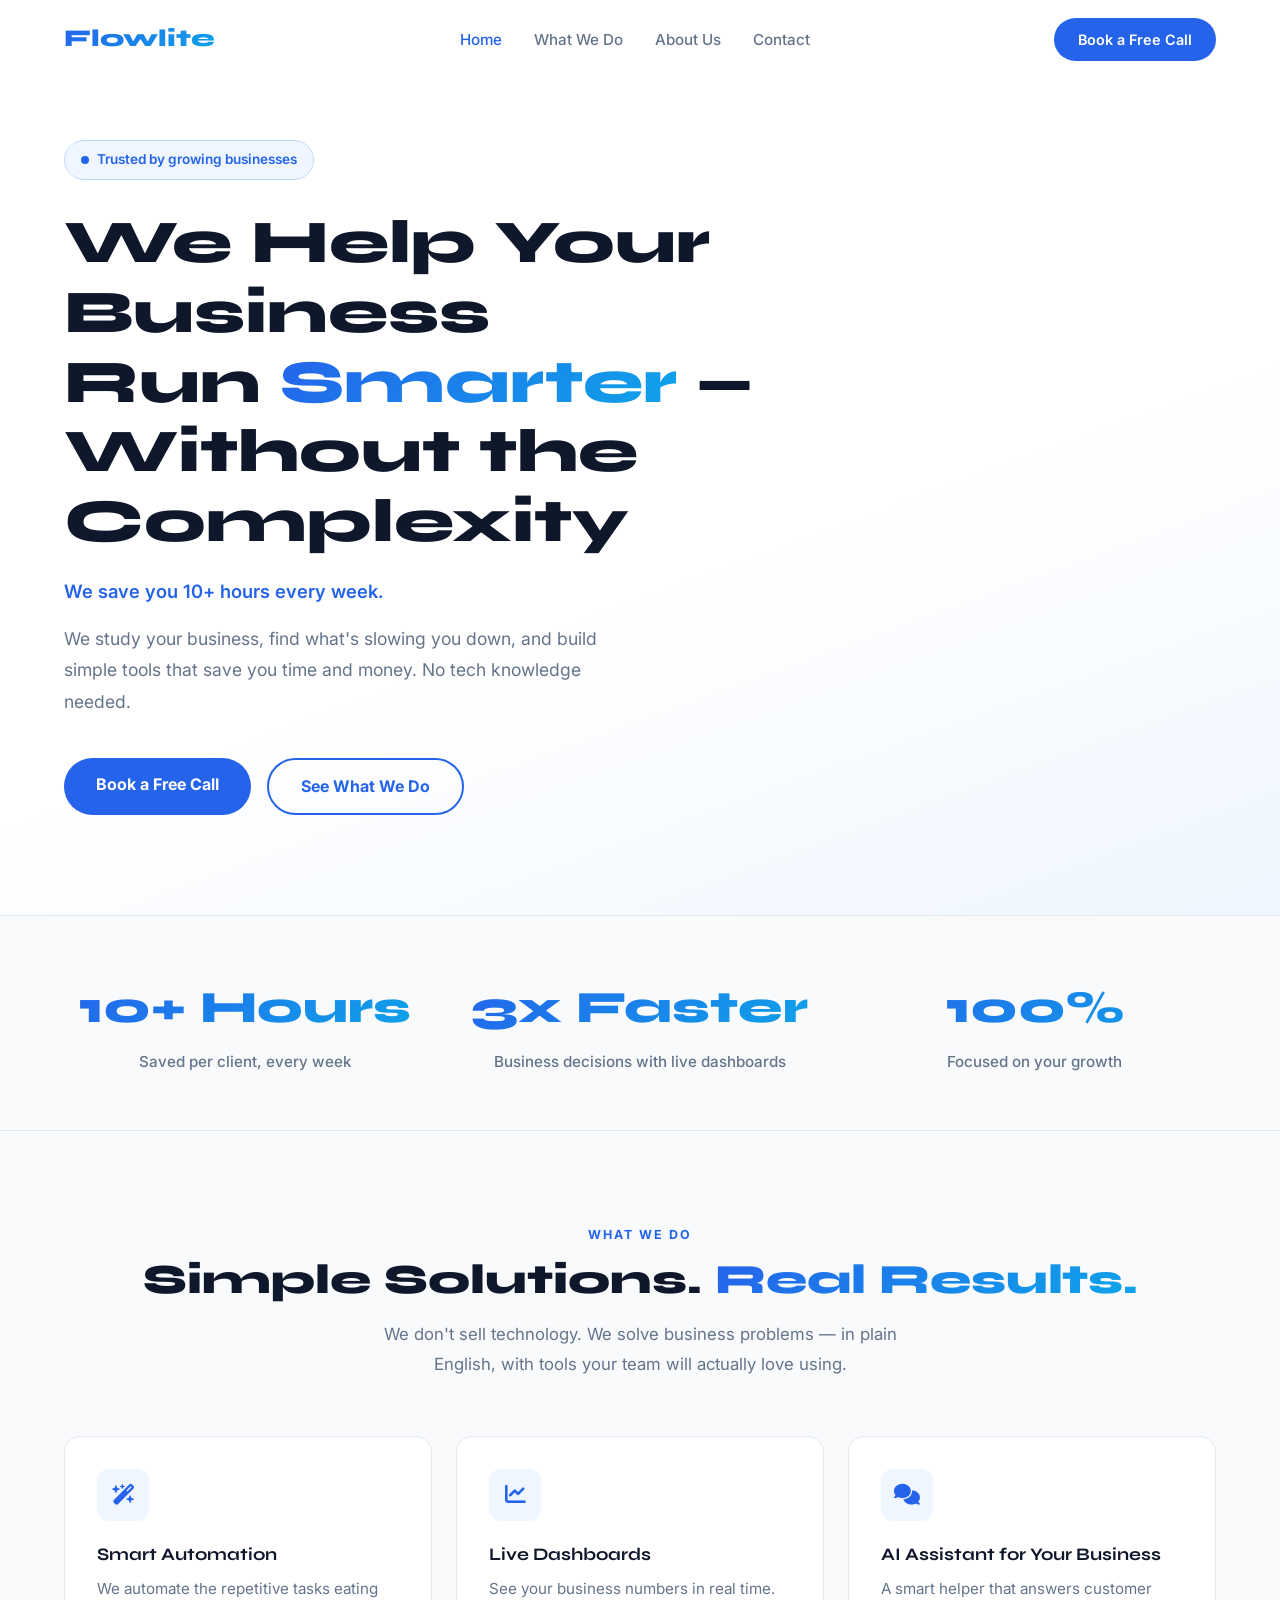
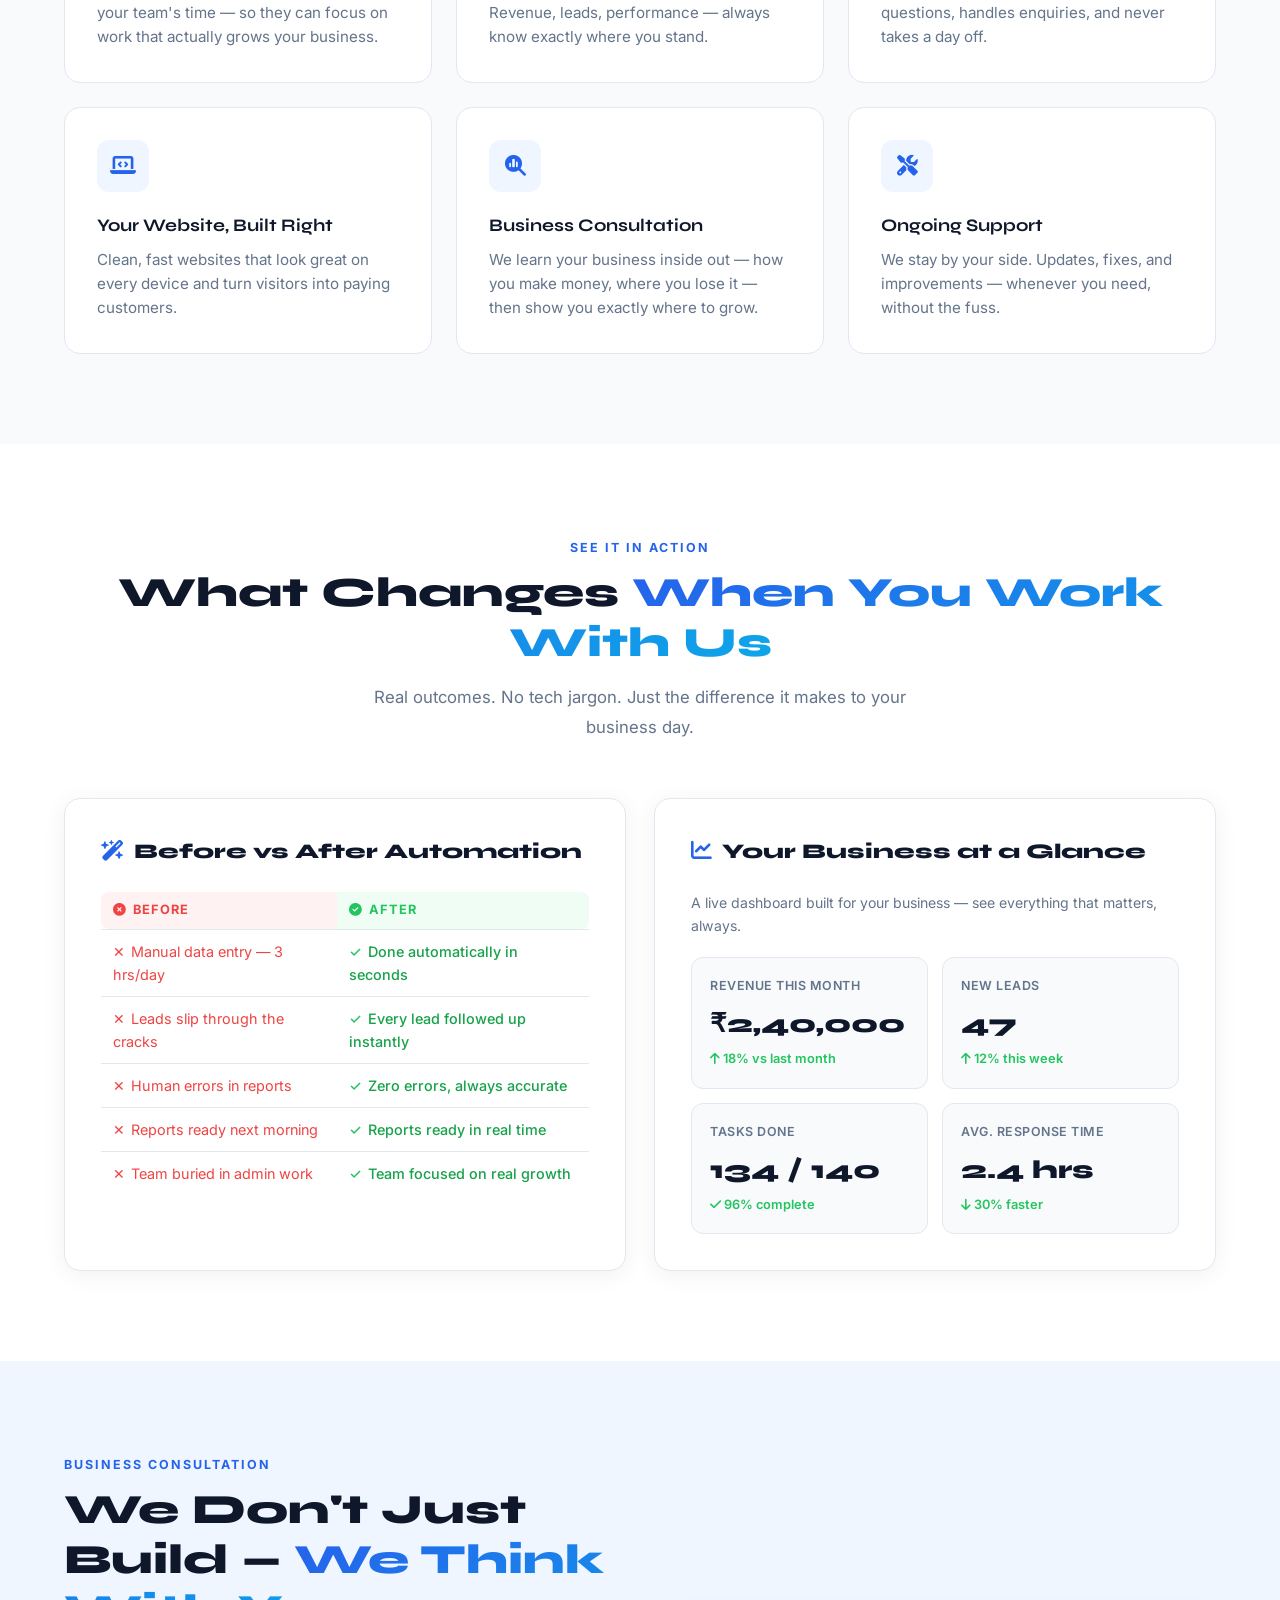
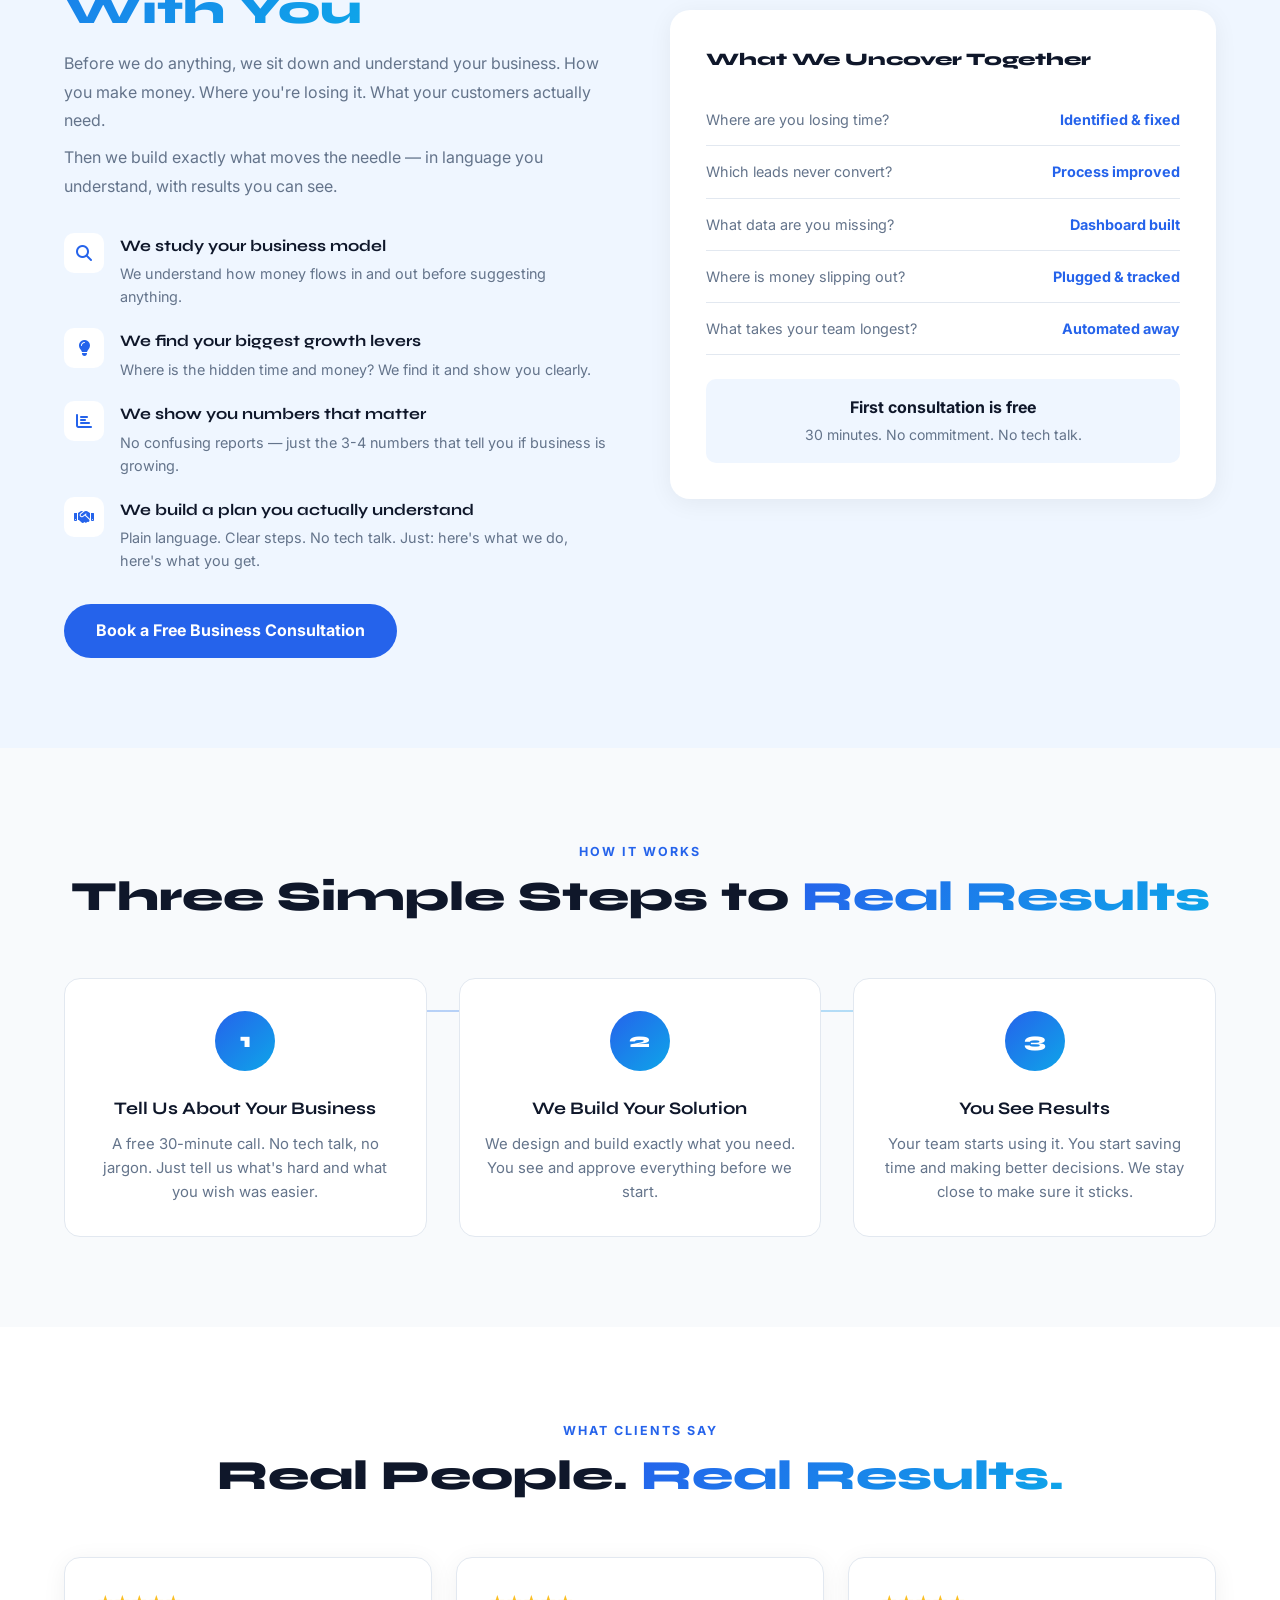
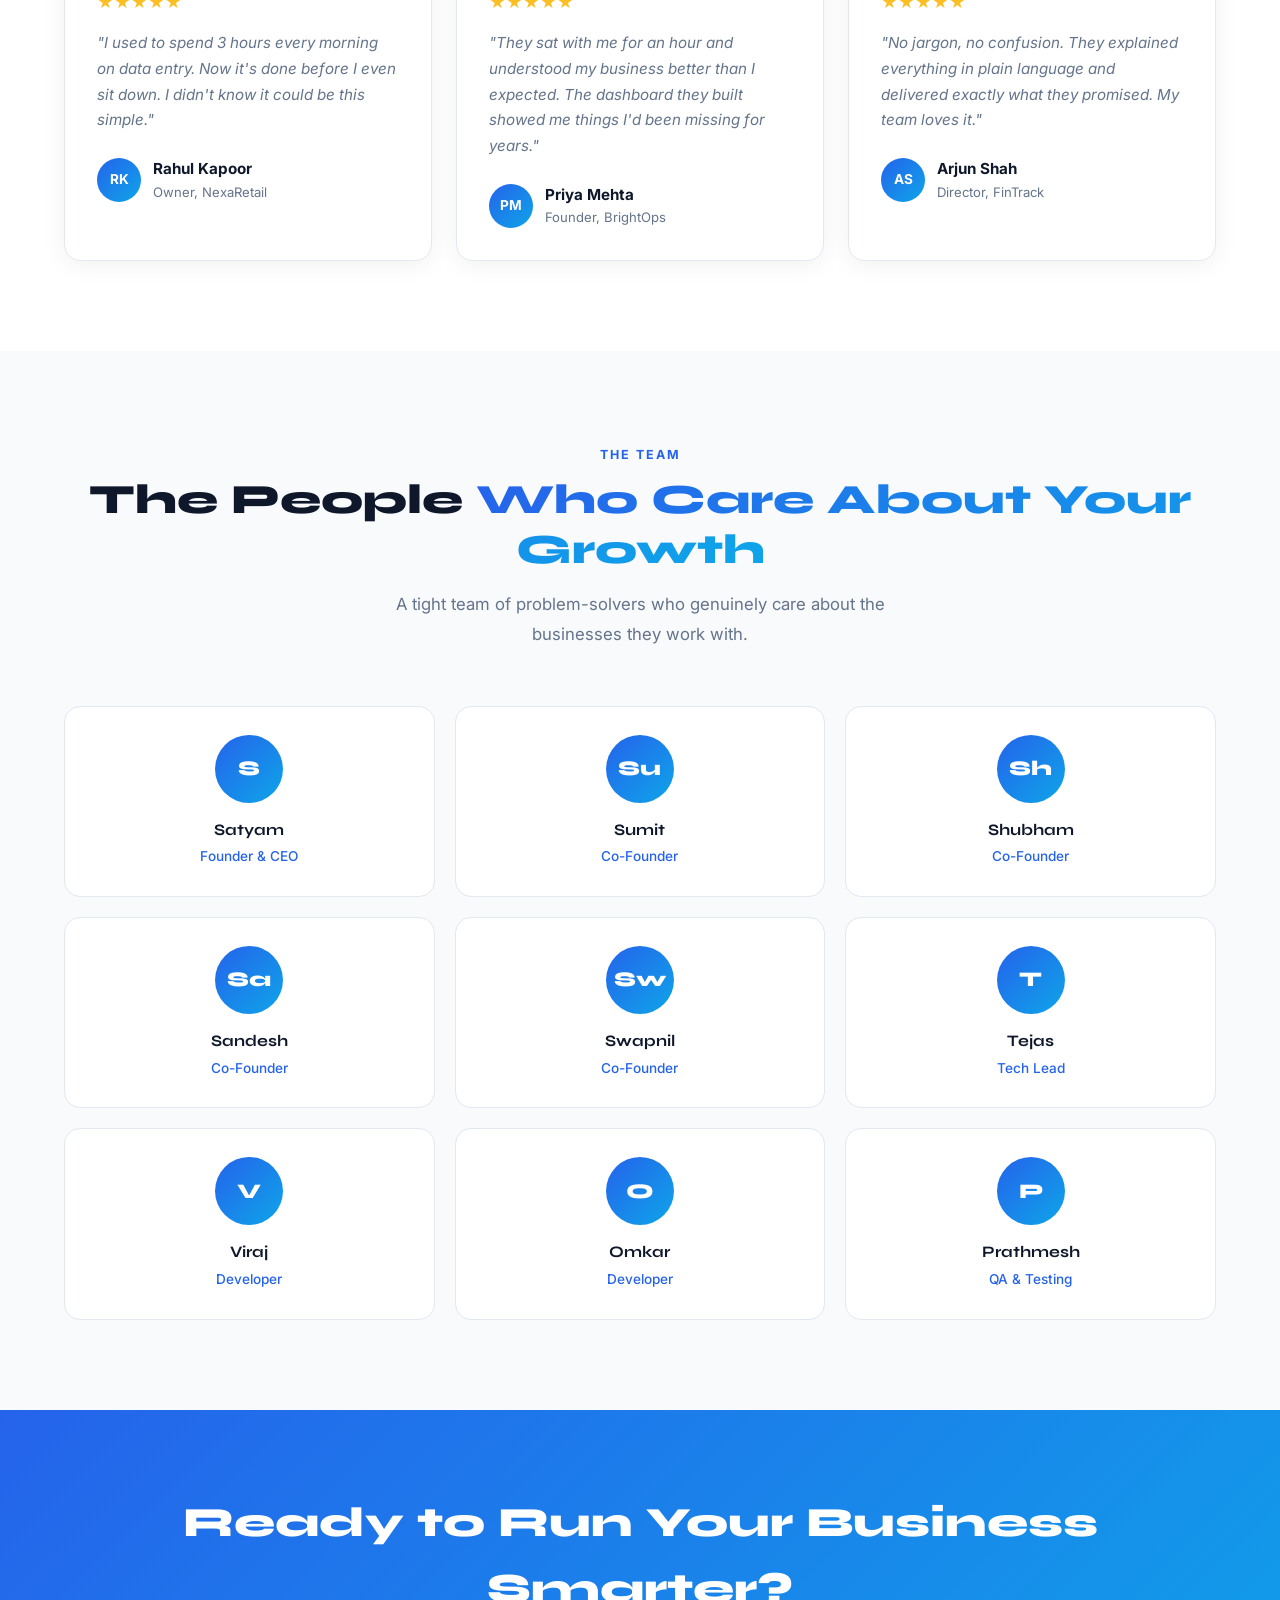
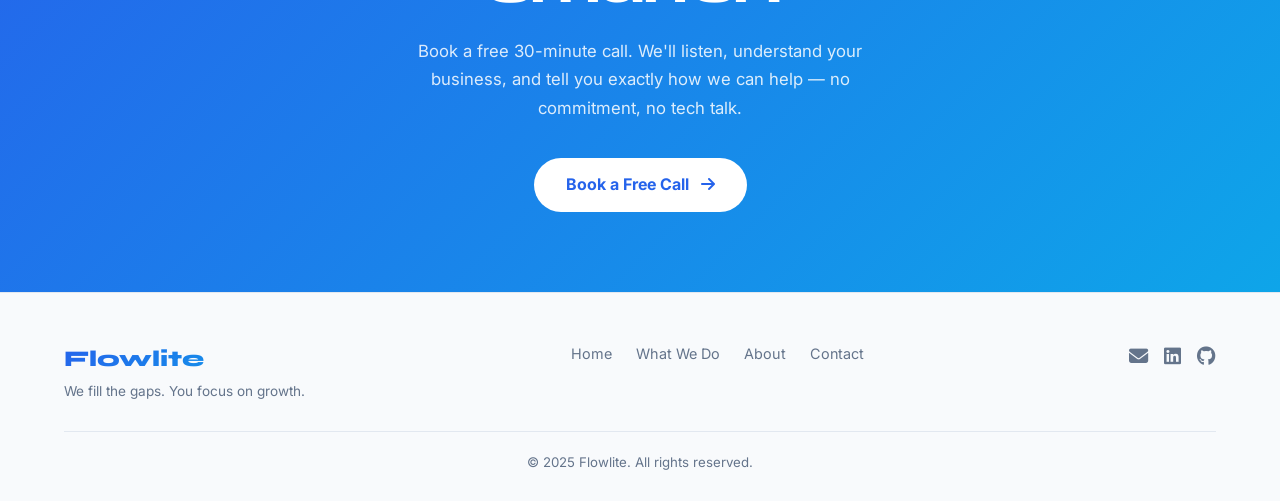
<file: index.html>
<!DOCTYPE html>
<html lang="en">
<head>
  <meta charset="UTF-8"/>
  <meta name="viewport" content="width=device-width, initial-scale=1.0"/>
  <title>Flowlite — We Help Your Business Run Smarter</title>
  <meta name="description" content="We study your business, find what's slowing you down, and build simple tools that save you time and money."/>
  <link rel="preconnect" href="https://fonts.googleapis.com"/>
  <link href="https://fonts.googleapis.com/css2?family=Syne:wght@700;800&family=Inter:wght@400;500;600;700&display=swap" rel="stylesheet"/>
  <link rel="stylesheet" href="https://cdnjs.cloudflare.com/ajax/libs/font-awesome/6.5.0/css/all.min.css"/>
  <link rel="stylesheet" href="css/styles.css"/>
</head>
<body>

<nav>
  <div class="container nav-inner">
    <a href="index.html" class="nav-logo">Flowlite</a>
    <ul class="nav-links">
      <li><a href="index.html">Home</a></li>
      <li><a href="services.html">What We Do</a></li>
      <li><a href="about.html">About Us</a></li>
      <li><a href="contact.html">Contact</a></li>
    </ul>
    <a href="contact.html" class="nav-cta">Book a Free Call</a>
    <div class="hamburger"><span></span><span></span><span></span></div>
  </div>
</nav>

<!-- HERO -->
<section class="hero">
  <div class="container">
    <div class="hero-content">
      <div class="hero-badge"><span></span> Trusted by growing businesses</div>
      <h1>We Help Your Business<br>Run <span class="blue">Smarter</span> — Without the Complexity</h1>
      <p class="hero-typing"></p>
      <p class="hero-sub">We study your business, find what's slowing you down, and build simple tools that save you time and money. No tech knowledge needed.</p>
      <div class="hero-btns">
        <a href="contact.html" class="btn btn-primary">Book a Free Call</a>
        <a href="services.html" class="btn btn-outline">See What We Do</a>
      </div>
    </div>
  </div>
</section>

<!-- STATS -->
<div class="stats-strip">
  <div class="container">
    <div class="stats-grid">
      <div class="reveal"><div class="stat-number" data-target="10" data-suffix="+ Hours">0</div><div class="stat-label">Saved per client, every week</div></div>
      <div class="reveal"><div class="stat-number" data-target="3" data-suffix="x Faster">0</div><div class="stat-label">Business decisions with live dashboards</div></div>
      <div class="reveal"><div class="stat-number" data-target="100" data-suffix="%">0</div><div class="stat-label">Focused on your growth</div></div>
    </div>
  </div>
</div>

<!-- WHAT WE DO -->
<section class="bg-soft">
  <div class="container">
    <div class="text-center reveal">
      <span class="section-label">What We Do</span>
      <h2 class="section-title">Simple Solutions. <span style="background:var(--gradient);-webkit-background-clip:text;-webkit-text-fill-color:transparent">Real Results.</span></h2>
      <p class="section-sub">We don't sell technology. We solve business problems — in plain English, with tools your team will actually love using.</p>
    </div>
    <div class="services-grid">
      <div class="service-card reveal">
        <div class="service-icon"><i class="fas fa-wand-magic-sparkles"></i></div>
        <h3>Smart Automation</h3>
        <p>We automate the repetitive tasks eating your team's time — so they can focus on work that actually grows your business.</p>
      </div>
      <div class="service-card reveal">
        <div class="service-icon"><i class="fas fa-chart-line"></i></div>
        <h3>Live Dashboards</h3>
        <p>See your business numbers in real time. Revenue, leads, performance — always know exactly where you stand.</p>
      </div>
      <div class="service-card reveal">
        <div class="service-icon"><i class="fas fa-comments"></i></div>
        <h3>AI Assistant for Your Business</h3>
        <p>A smart helper that answers customer questions, handles enquiries, and never takes a day off.</p>
      </div>
      <div class="service-card reveal">
        <div class="service-icon"><i class="fas fa-laptop-code"></i></div>
        <h3>Your Website, Built Right</h3>
        <p>Clean, fast websites that look great on every device and turn visitors into paying customers.</p>
      </div>
      <div class="service-card reveal">
        <div class="service-icon"><i class="fas fa-magnifying-glass-chart"></i></div>
        <h3>Business Consultation</h3>
        <p>We learn your business inside out — how you make money, where you lose it — then show you exactly where to grow.</p>
      </div>
      <div class="service-card reveal">
        <div class="service-icon"><i class="fas fa-screwdriver-wrench"></i></div>
        <h3>Ongoing Support</h3>
        <p>We stay by your side. Updates, fixes, and improvements — whenever you need, without the fuss.</p>
      </div>
    </div>
  </div>
</section>

<!-- SHOWCASE -->
<section>
  <div class="container">
    <div class="text-center reveal">
      <span class="section-label">See It In Action</span>
      <h2 class="section-title">What Changes <span style="background:var(--gradient);-webkit-background-clip:text;-webkit-text-fill-color:transparent">When You Work With Us</span></h2>
      <p class="section-sub">Real outcomes. No tech jargon. Just the difference it makes to your business day.</p>
    </div>
    <div class="showcase-grid">
      <div class="showcase-card reveal">
        <h3><i class="fas fa-wand-magic-sparkles" style="color:var(--accent);margin-right:10px"></i>Before vs After Automation</h3>
        <table class="compare-table">
          <thead><tr><th><i class="fas fa-times-circle" style="margin-right:6px"></i>Before</th><th><i class="fas fa-check-circle" style="margin-right:6px"></i>After</th></tr></thead>
          <tbody>
            <tr><td><span class="x">&#10005;</span>Manual data entry — 3 hrs/day</td><td><span class="check">&#10003;</span>Done automatically in seconds</td></tr>
            <tr><td><span class="x">&#10005;</span>Leads slip through the cracks</td><td><span class="check">&#10003;</span>Every lead followed up instantly</td></tr>
            <tr><td><span class="x">&#10005;</span>Human errors in reports</td><td><span class="check">&#10003;</span>Zero errors, always accurate</td></tr>
            <tr><td><span class="x">&#10005;</span>Reports ready next morning</td><td><span class="check">&#10003;</span>Reports ready in real time</td></tr>
            <tr><td><span class="x">&#10005;</span>Team buried in admin work</td><td><span class="check">&#10003;</span>Team focused on real growth</td></tr>
          </tbody>
        </table>
      </div>
      <div class="showcase-card reveal">
        <h3><i class="fas fa-chart-line" style="color:var(--accent);margin-right:10px"></i>Your Business at a Glance</h3>
        <p style="color:var(--text-muted);font-size:0.88rem;margin-bottom:20px">A live dashboard built for your business — see everything that matters, always.</p>
        <div class="dash-grid">
          <div class="dash-metric">
            <div class="dash-metric-label">Revenue This Month</div>
            <div class="dash-metric-value">&#8377;2,40,000</div>
            <div class="dash-metric-change up"><i class="fas fa-arrow-up"></i> 18% vs last month</div>
          </div>
          <div class="dash-metric">
            <div class="dash-metric-label">New Leads</div>
            <div class="dash-metric-value">47</div>
            <div class="dash-metric-change up"><i class="fas fa-arrow-up"></i> 12% this week</div>
          </div>
          <div class="dash-metric">
            <div class="dash-metric-label">Tasks Done</div>
            <div class="dash-metric-value">134 / 140</div>
            <div class="dash-metric-change up"><i class="fas fa-check"></i> 96% complete</div>
          </div>
          <div class="dash-metric">
            <div class="dash-metric-label">Avg. Response Time</div>
            <div class="dash-metric-value">2.4 hrs</div>
            <div class="dash-metric-change down-good"><i class="fas fa-arrow-down"></i> 30% faster</div>
          </div>
        </div>
      </div>
    </div>
  </div>
</section>

<!-- BUSINESS CONSULTATION -->
<section class="bg-accent">
  <div class="container">
    <div class="consult-grid">
      <div class="reveal">
        <span class="section-label">Business Consultation</span>
        <h2 class="section-title">We Don't Just Build — <span style="background:var(--gradient);-webkit-background-clip:text;-webkit-text-fill-color:transparent">We Think With You</span></h2>
        <p style="color:var(--text-muted);line-height:1.8;margin-bottom:8px">Before we do anything, we sit down and understand your business. How you make money. Where you're losing it. What your customers actually need.</p>
        <p style="color:var(--text-muted);line-height:1.8">Then we build exactly what moves the needle — in language you understand, with results you can see.</p>
        <div class="consult-points">
          <div class="consult-point">
            <div class="consult-point-icon"><i class="fas fa-magnifying-glass"></i></div>
            <div><h4>We study your business model</h4><p>We understand how money flows in and out before suggesting anything.</p></div>
          </div>
          <div class="consult-point">
            <div class="consult-point-icon"><i class="fas fa-lightbulb"></i></div>
            <div><h4>We find your biggest growth levers</h4><p>Where is the hidden time and money? We find it and show you clearly.</p></div>
          </div>
          <div class="consult-point">
            <div class="consult-point-icon"><i class="fas fa-chart-bar"></i></div>
            <div><h4>We show you numbers that matter</h4><p>No confusing reports — just the 3-4 numbers that tell you if business is growing.</p></div>
          </div>
          <div class="consult-point">
            <div class="consult-point-icon"><i class="fas fa-handshake"></i></div>
            <div><h4>We build a plan you actually understand</h4><p>Plain language. Clear steps. No tech talk. Just: here's what we do, here's what you get.</p></div>
          </div>
        </div>
        <a href="contact.html" class="btn btn-primary">Book a Free Business Consultation</a>
      </div>
      <div class="reveal">
        <div class="consult-visual">
          <h3 style="font-size:1.1rem;font-weight:800;margin-bottom:20px;color:var(--text)">What We Uncover Together</h3>
          <div class="consult-visual-row"><span>Where are you losing time?</span><span>Identified & fixed</span></div>
          <div class="consult-visual-row"><span>Which leads never convert?</span><span>Process improved</span></div>
          <div class="consult-visual-row"><span>What data are you missing?</span><span>Dashboard built</span></div>
          <div class="consult-visual-row"><span>Where is money slipping out?</span><span>Plugged &amp; tracked</span></div>
          <div class="consult-visual-row"><span>What takes your team longest?</span><span>Automated away</span></div>
          <div style="margin-top:24px;padding:16px;background:var(--accent-bg);border-radius:10px;text-align:center">
            <div style="font-weight:700;color:var(--text);margin-bottom:4px">First consultation is free</div>
            <div style="color:var(--text-muted);font-size:0.88rem">30 minutes. No commitment. No tech talk.</div>
          </div>
        </div>
      </div>
    </div>
  </div>
</section>

<!-- HOW IT WORKS -->
<section class="bg-soft">
  <div class="container">
    <div class="text-center reveal">
      <span class="section-label">How It Works</span>
      <h2 class="section-title">Three Simple Steps to <span style="background:var(--gradient);-webkit-background-clip:text;-webkit-text-fill-color:transparent">Real Results</span></h2>
    </div>
    <div class="steps-grid">
      <div class="step-card reveal">
        <div class="step-num">1</div>
        <h3>Tell Us About Your Business</h3>
        <p>A free 30-minute call. No tech talk, no jargon. Just tell us what's hard and what you wish was easier.</p>
      </div>
      <div class="step-card reveal">
        <div class="step-num">2</div>
        <h3>We Build Your Solution</h3>
        <p>We design and build exactly what you need. You see and approve everything before we start.</p>
      </div>
      <div class="step-card reveal">
        <div class="step-num">3</div>
        <h3>You See Results</h3>
        <p>Your team starts using it. You start saving time and making better decisions. We stay close to make sure it sticks.</p>
      </div>
    </div>
  </div>
</section>

<!-- TESTIMONIALS -->
<section>
  <div class="container">
    <div class="text-center reveal">
      <span class="section-label">What Clients Say</span>
      <h2 class="section-title">Real People. <span style="background:var(--gradient);-webkit-background-clip:text;-webkit-text-fill-color:transparent">Real Results.</span></h2>
    </div>
    <div class="testimonials-grid">
      <div class="testimonial-card reveal">
        <div class="stars">&#9733;&#9733;&#9733;&#9733;&#9733;</div>
        <p>"I used to spend 3 hours every morning on data entry. Now it's done before I even sit down. I didn't know it could be this simple."</p>
        <div class="t-author"><div class="t-avatar">RK</div><div><div class="t-name">Rahul Kapoor</div><div class="t-role">Owner, NexaRetail</div></div></div>
      </div>
      <div class="testimonial-card reveal">
        <div class="stars">&#9733;&#9733;&#9733;&#9733;&#9733;</div>
        <p>"They sat with me for an hour and understood my business better than I expected. The dashboard they built showed me things I'd been missing for years."</p>
        <div class="t-author"><div class="t-avatar">PM</div><div><div class="t-name">Priya Mehta</div><div class="t-role">Founder, BrightOps</div></div></div>
      </div>
      <div class="testimonial-card reveal">
        <div class="stars">&#9733;&#9733;&#9733;&#9733;&#9733;</div>
        <p>"No jargon, no confusion. They explained everything in plain language and delivered exactly what they promised. My team loves it."</p>
        <div class="t-author"><div class="t-avatar">AS</div><div><div class="t-name">Arjun Shah</div><div class="t-role">Director, FinTrack</div></div></div>
      </div>
    </div>
  </div>
</section>

<!-- TEAM -->
<section class="bg-soft">
  <div class="container">
    <div class="text-center reveal">
      <span class="section-label">The Team</span>
      <h2 class="section-title">The People <span style="background:var(--gradient);-webkit-background-clip:text;-webkit-text-fill-color:transparent">Who Care About Your Growth</span></h2>
      <p class="section-sub">A tight team of problem-solvers who genuinely care about the businesses they work with.</p>
    </div>
    <div class="team-grid">
      <div class="team-card reveal"><div class="team-avatar">S</div><h3>Satyam</h3><p>Founder &amp; CEO</p></div>
      <div class="team-card reveal"><div class="team-avatar">Su</div><h3>Sumit</h3><p>Co-Founder</p></div>
      <div class="team-card reveal"><div class="team-avatar">Sh</div><h3>Shubham</h3><p>Co-Founder</p></div>
      <div class="team-card reveal"><div class="team-avatar">Sa</div><h3>Sandesh</h3><p>Co-Founder</p></div>
      <div class="team-card reveal"><div class="team-avatar">Sw</div><h3>Swapnil</h3><p>Co-Founder</p></div>
      <div class="team-card reveal"><div class="team-avatar">T</div><h3>Tejas</h3><p>Tech Lead</p></div>
      <div class="team-card reveal"><div class="team-avatar">V</div><h3>Viraj</h3><p>Developer</p></div>
      <div class="team-card reveal"><div class="team-avatar">O</div><h3>Omkar</h3><p>Developer</p></div>
      <div class="team-card reveal"><div class="team-avatar">P</div><h3>Prathmesh</h3><p>QA &amp; Testing</p></div>
    </div>
  </div>
</section>

<!-- CTA STRIP -->
<div class="cta-strip">
  <div class="container">
    <h2>Ready to Run Your Business Smarter?</h2>
    <p>Book a free 30-minute call. We'll listen, understand your business, and tell you exactly how we can help — no commitment, no tech talk.</p>
    <a href="contact.html" class="btn btn-white">Book a Free Call <i class="fas fa-arrow-right" style="margin-left:8px"></i></a>
  </div>
</div>

<!-- FOOTER -->
<footer>
  <div class="container">
    <div class="footer-inner">
      <div><div class="footer-logo">Flowlite</div><div class="footer-tagline">We fill the gaps. You focus on growth.</div></div>
      <ul class="footer-links">
        <li><a href="index.html">Home</a></li>
        <li><a href="services.html">What We Do</a></li>
        <li><a href="about.html">About</a></li>
        <li><a href="contact.html">Contact</a></li>
      </ul>
      <div style="display:flex;gap:16px">
        <a href="mailto:hello@flowlite.in" style="color:var(--text-muted);font-size:1.2rem;transition:color 0.2s" onmouseover="this.style.color='#2563EB'" onmouseout="this.style.color=''"><i class="fas fa-envelope"></i></a>
        <a href="https://linkedin.com" target="_blank" style="color:var(--text-muted);font-size:1.2rem;transition:color 0.2s" onmouseover="this.style.color='#2563EB'" onmouseout="this.style.color=''"><i class="fab fa-linkedin"></i></a>
        <a href="https://github.com/satyam3839" target="_blank" style="color:var(--text-muted);font-size:1.2rem;transition:color 0.2s" onmouseover="this.style.color='#2563EB'" onmouseout="this.style.color=''"><i class="fab fa-github"></i></a>
      </div>
    </div>
    <div class="footer-bottom">&copy; 2025 Flowlite. All rights reserved.</div>
  </div>
</footer>

<script src="js/main.js"></script>
</body>
</html>
</file>
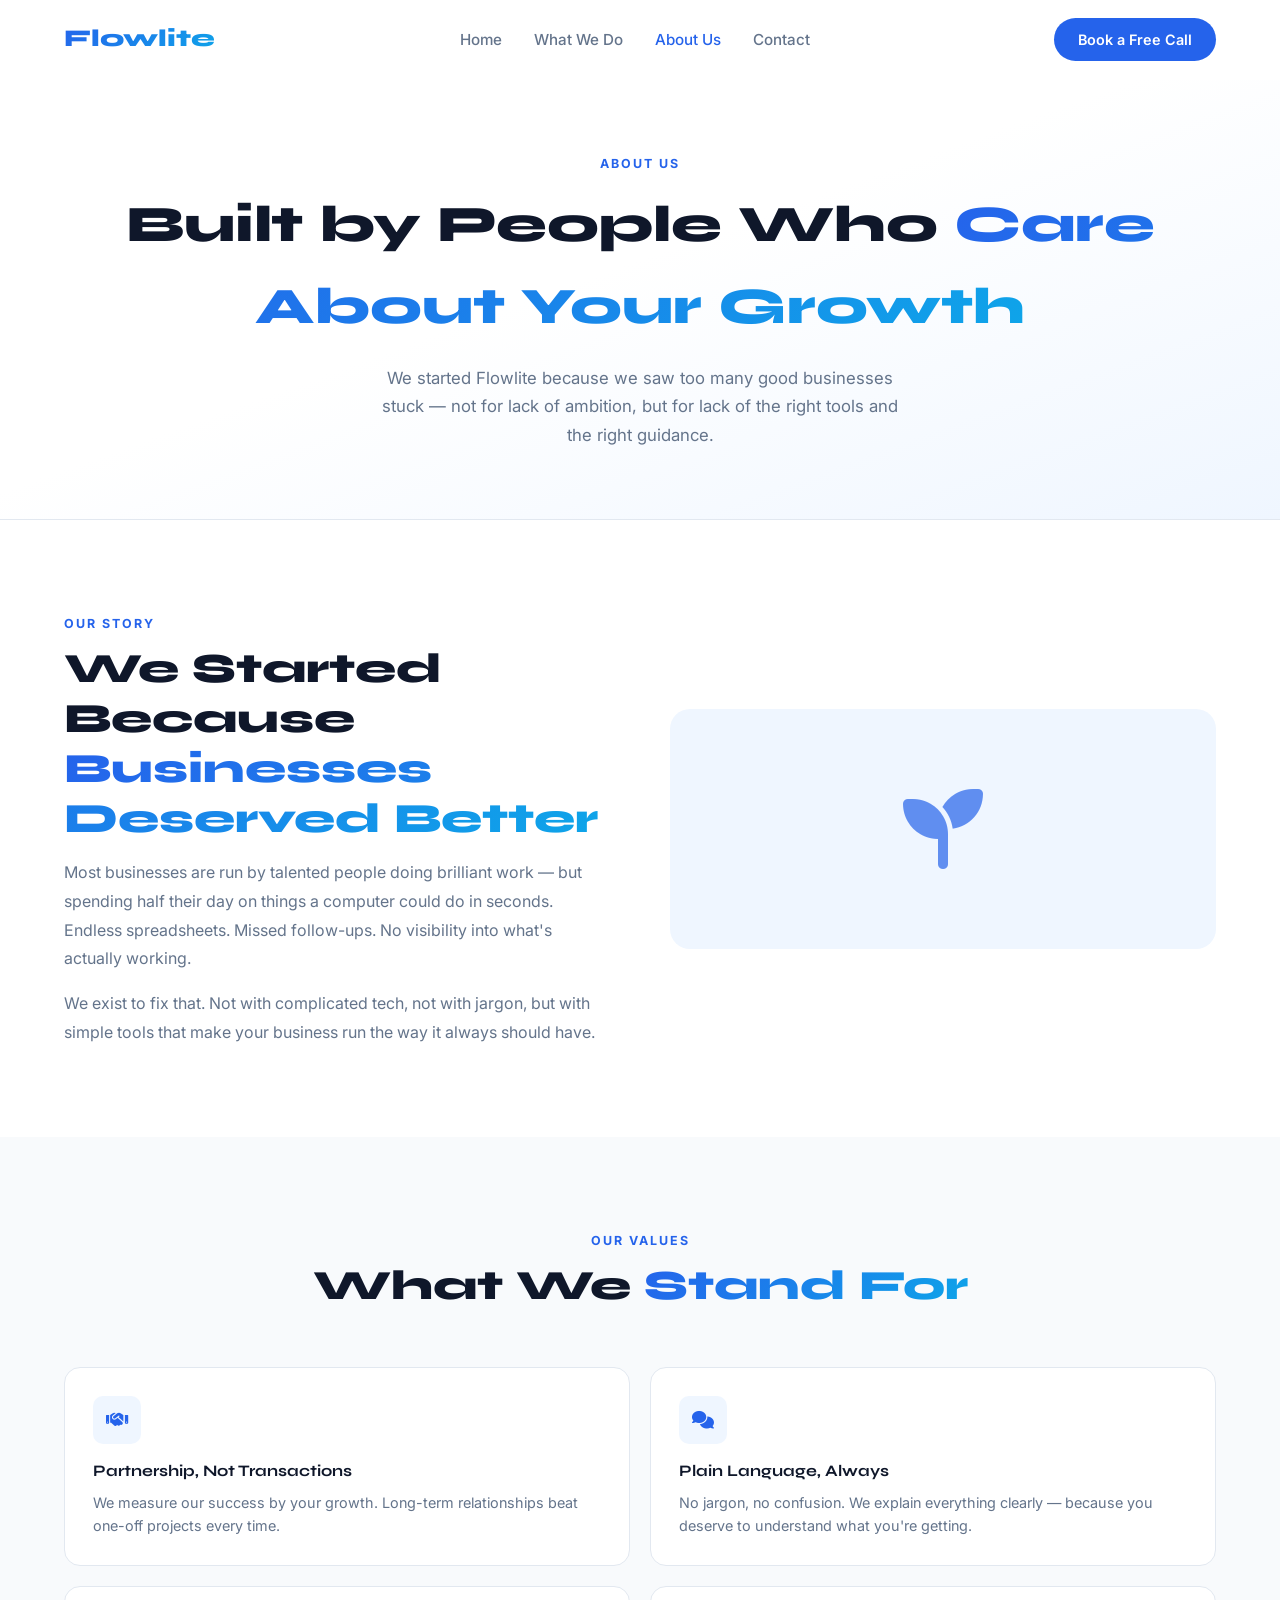
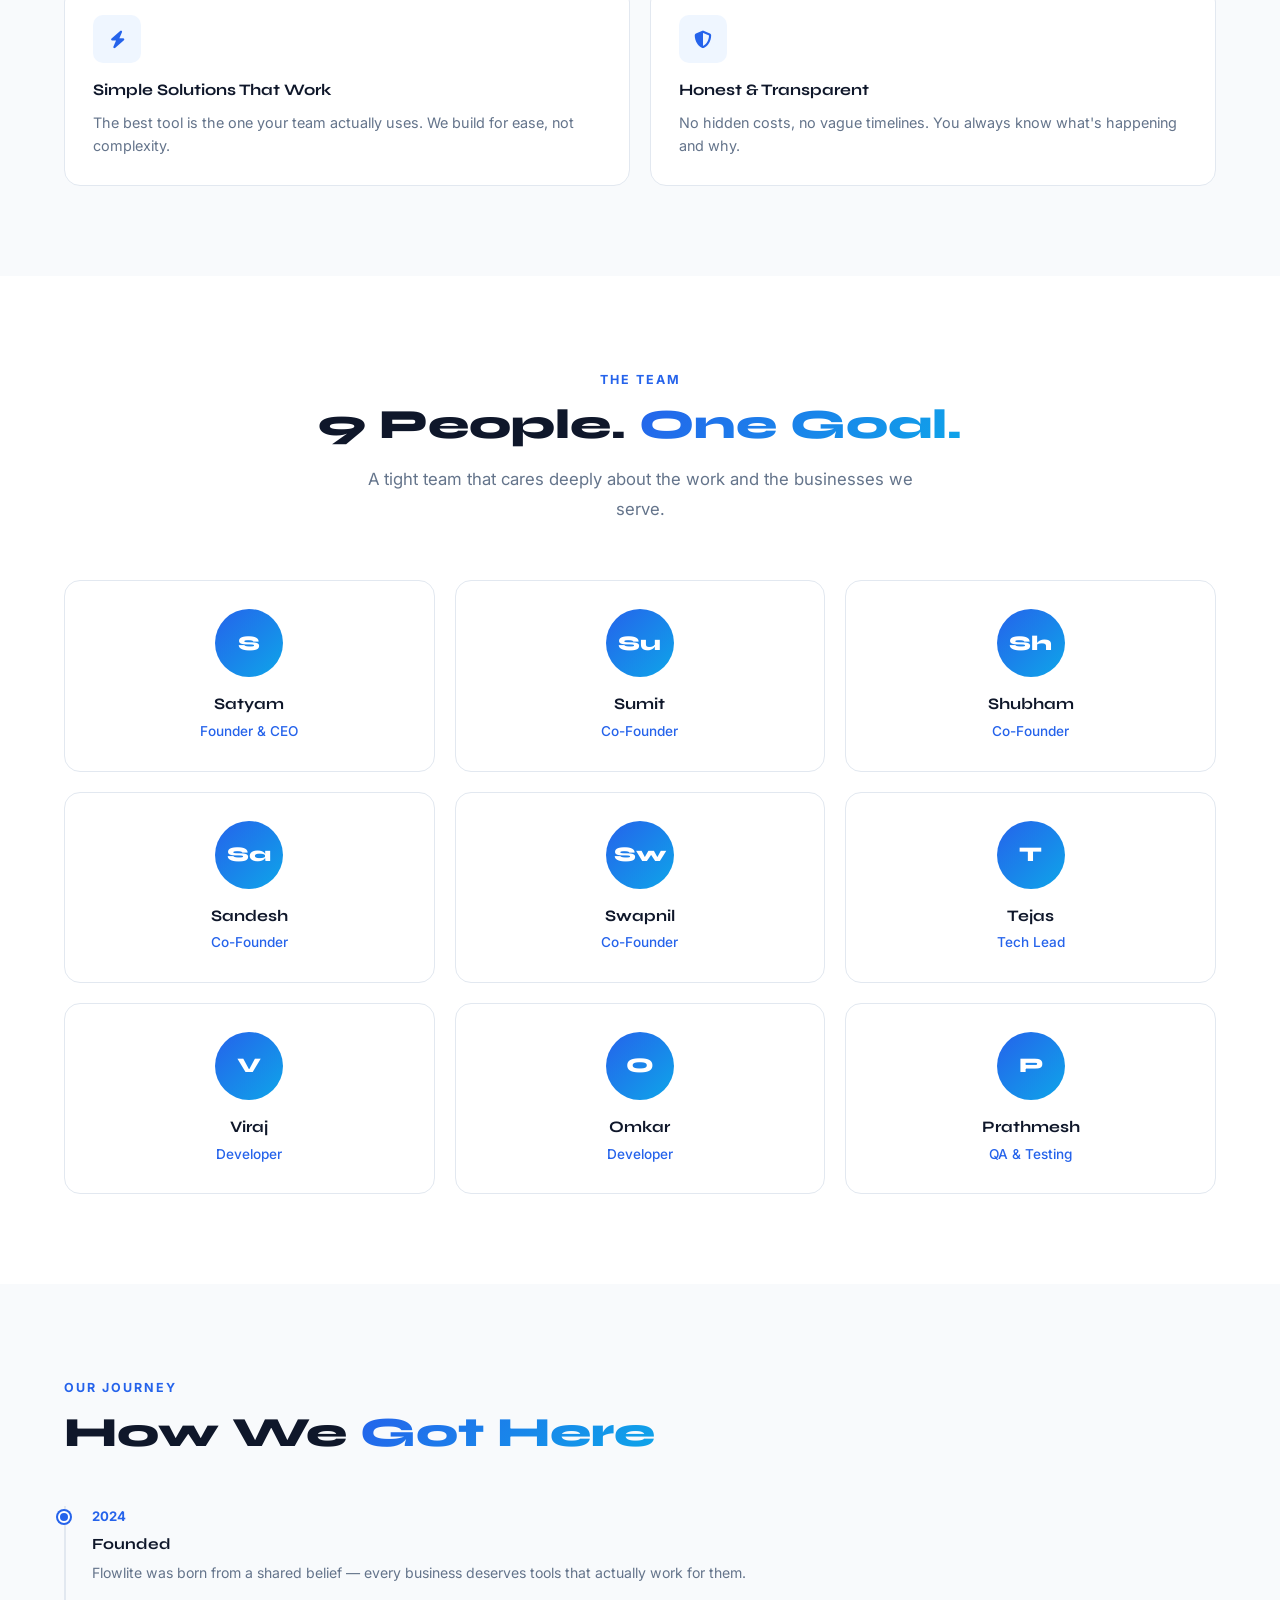
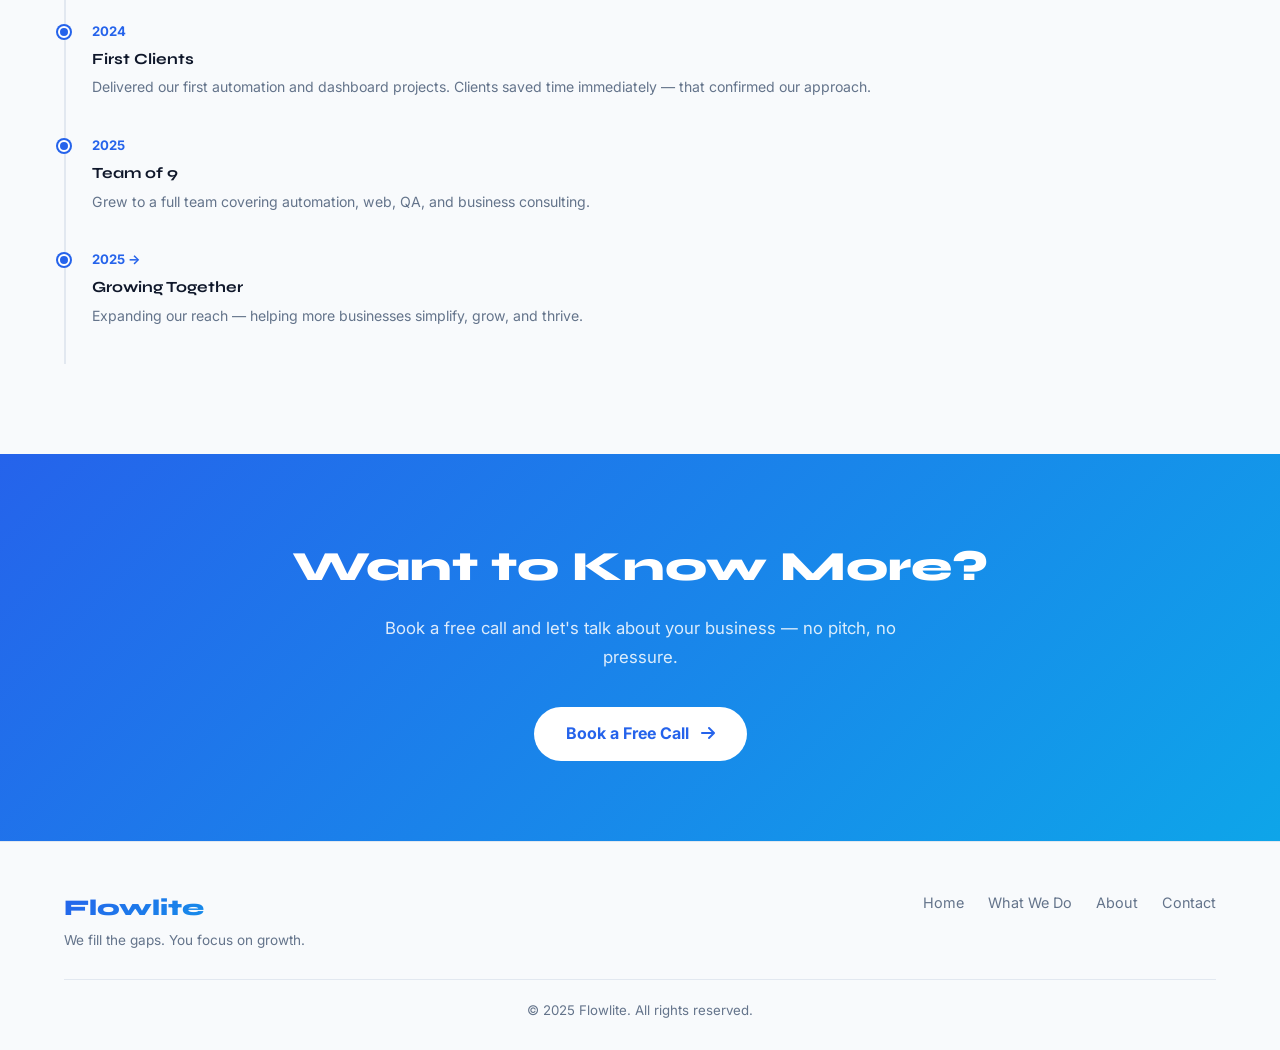
<file: about.html>
<!DOCTYPE html>
<html lang="en">
<head>
  <meta charset="UTF-8"/><meta name="viewport" content="width=device-width, initial-scale=1.0"/>
  <title>About Us — Flowlite</title>
  <link rel="preconnect" href="https://fonts.googleapis.com"/>
  <link href="https://fonts.googleapis.com/css2?family=Syne:wght@700;800&family=Inter:wght@400;500;600;700&display=swap" rel="stylesheet"/>
  <link rel="stylesheet" href="https://cdnjs.cloudflare.com/ajax/libs/font-awesome/6.5.0/css/all.min.css"/>
  <link rel="stylesheet" href="css/styles.css"/>
</head>
<body>
<nav><div class="container nav-inner">
  <a href="index.html" class="nav-logo">Flowlite</a>
  <ul class="nav-links"><li><a href="index.html">Home</a></li><li><a href="services.html">What We Do</a></li><li><a href="about.html" class="active">About Us</a></li><li><a href="contact.html">Contact</a></li></ul>
  <a href="contact.html" class="nav-cta">Book a Free Call</a>
  <div class="hamburger"><span></span><span></span><span></span></div>
</div></nav>

<div class="page-hero">
  <div class="container">
    <span class="section-label">About Us</span>
    <h1>Built by People Who <span style="background:var(--gradient);-webkit-background-clip:text;-webkit-text-fill-color:transparent">Care About Your Growth</span></h1>
    <p>We started Flowlite because we saw too many good businesses stuck — not for lack of ambition, but for lack of the right tools and the right guidance.</p>
  </div>
</div>

<section><div class="container">
  <div style="display:grid;grid-template-columns:1fr 1fr;gap:60px;align-items:center">
    <div class="reveal">
      <span class="section-label">Our Story</span>
      <h2 class="section-title">We Started Because <span style="background:var(--gradient);-webkit-background-clip:text;-webkit-text-fill-color:transparent">Businesses Deserved Better</span></h2>
      <p style="color:var(--text-muted);line-height:1.8;margin-bottom:16px">Most businesses are run by talented people doing brilliant work — but spending half their day on things a computer could do in seconds. Endless spreadsheets. Missed follow-ups. No visibility into what's actually working.</p>
      <p style="color:var(--text-muted);line-height:1.8">We exist to fix that. Not with complicated tech, not with jargon, but with simple tools that make your business run the way it always should have.</p>
    </div>
    <div class="reveal" style="background:var(--accent-bg);border-radius:20px;padding:40px;display:flex;align-items:center;justify-content:center;min-height:240px">
      <i class="fas fa-seedling" style="font-size:5rem;color:var(--accent);opacity:0.7"></i>
    </div>
  </div>
</div></section>

<section class="bg-soft"><div class="container">
  <div class="text-center reveal">
    <span class="section-label">Our Values</span>
    <h2 class="section-title">What We <span style="background:var(--gradient);-webkit-background-clip:text;-webkit-text-fill-color:transparent">Stand For</span></h2>
  </div>
  <div class="values-grid">
    <div class="value-card reveal"><div class="value-icon"><i class="fas fa-handshake"></i></div><h3>Partnership, Not Transactions</h3><p>We measure our success by your growth. Long-term relationships beat one-off projects every time.</p></div>
    <div class="value-card reveal"><div class="value-icon"><i class="fas fa-comments"></i></div><h3>Plain Language, Always</h3><p>No jargon, no confusion. We explain everything clearly — because you deserve to understand what you're getting.</p></div>
    <div class="value-card reveal"><div class="value-icon"><i class="fas fa-bolt"></i></div><h3>Simple Solutions That Work</h3><p>The best tool is the one your team actually uses. We build for ease, not complexity.</p></div>
    <div class="value-card reveal"><div class="value-icon"><i class="fas fa-shield-halved"></i></div><h3>Honest &amp; Transparent</h3><p>No hidden costs, no vague timelines. You always know what's happening and why.</p></div>
  </div>
</div></section>

<section><div class="container">
  <div class="text-center reveal">
    <span class="section-label">The Team</span>
    <h2 class="section-title">9 People. <span style="background:var(--gradient);-webkit-background-clip:text;-webkit-text-fill-color:transparent">One Goal.</span></h2>
    <p class="section-sub">A tight team that cares deeply about the work and the businesses we serve.</p>
  </div>
  <div class="team-grid">
    <div class="team-card reveal"><div class="team-avatar">S</div><h3>Satyam</h3><p>Founder &amp; CEO</p></div>
    <div class="team-card reveal"><div class="team-avatar">Su</div><h3>Sumit</h3><p>Co-Founder</p></div>
    <div class="team-card reveal"><div class="team-avatar">Sh</div><h3>Shubham</h3><p>Co-Founder</p></div>
    <div class="team-card reveal"><div class="team-avatar">Sa</div><h3>Sandesh</h3><p>Co-Founder</p></div>
    <div class="team-card reveal"><div class="team-avatar">Sw</div><h3>Swapnil</h3><p>Co-Founder</p></div>
    <div class="team-card reveal"><div class="team-avatar">T</div><h3>Tejas</h3><p>Tech Lead</p></div>
    <div class="team-card reveal"><div class="team-avatar">V</div><h3>Viraj</h3><p>Developer</p></div>
    <div class="team-card reveal"><div class="team-avatar">O</div><h3>Omkar</h3><p>Developer</p></div>
    <div class="team-card reveal"><div class="team-avatar">P</div><h3>Prathmesh</h3><p>QA &amp; Testing</p></div>
  </div>
</div></section>

<section class="bg-soft"><div class="container">
  <div class="reveal">
    <span class="section-label">Our Journey</span>
    <h2 class="section-title" style="margin-bottom:40px">How We <span style="background:var(--gradient);-webkit-background-clip:text;-webkit-text-fill-color:transparent">Got Here</span></h2>
  </div>
  <div class="timeline">
    <div class="timeline-item reveal"><div class="timeline-year">2024</div><h3>Founded</h3><p>Flowlite was born from a shared belief — every business deserves tools that actually work for them.</p></div>
    <div class="timeline-item reveal"><div class="timeline-year">2024</div><h3>First Clients</h3><p>Delivered our first automation and dashboard projects. Clients saved time immediately — that confirmed our approach.</p></div>
    <div class="timeline-item reveal"><div class="timeline-year">2025</div><h3>Team of 9</h3><p>Grew to a full team covering automation, web, QA, and business consulting.</p></div>
    <div class="timeline-item reveal"><div class="timeline-year">2025 →</div><h3>Growing Together</h3><p>Expanding our reach — helping more businesses simplify, grow, and thrive.</p></div>
  </div>
</div></section>

<div class="cta-strip"><div class="container">
  <h2>Want to Know More?</h2>
  <p>Book a free call and let's talk about your business — no pitch, no pressure.</p>
  <a href="contact.html" class="btn btn-white">Book a Free Call <i class="fas fa-arrow-right" style="margin-left:8px"></i></a>
</div></div>

<footer><div class="container">
  <div class="footer-inner">
    <div><div class="footer-logo">Flowlite</div><div class="footer-tagline">We fill the gaps. You focus on growth.</div></div>
    <ul class="footer-links"><li><a href="index.html">Home</a></li><li><a href="services.html">What We Do</a></li><li><a href="about.html">About</a></li><li><a href="contact.html">Contact</a></li></ul>
  </div>
  <div class="footer-bottom">&copy; 2025 Flowlite. All rights reserved.</div>
</div></footer>
<script src="js/main.js"></script>
</body></html>
</file>
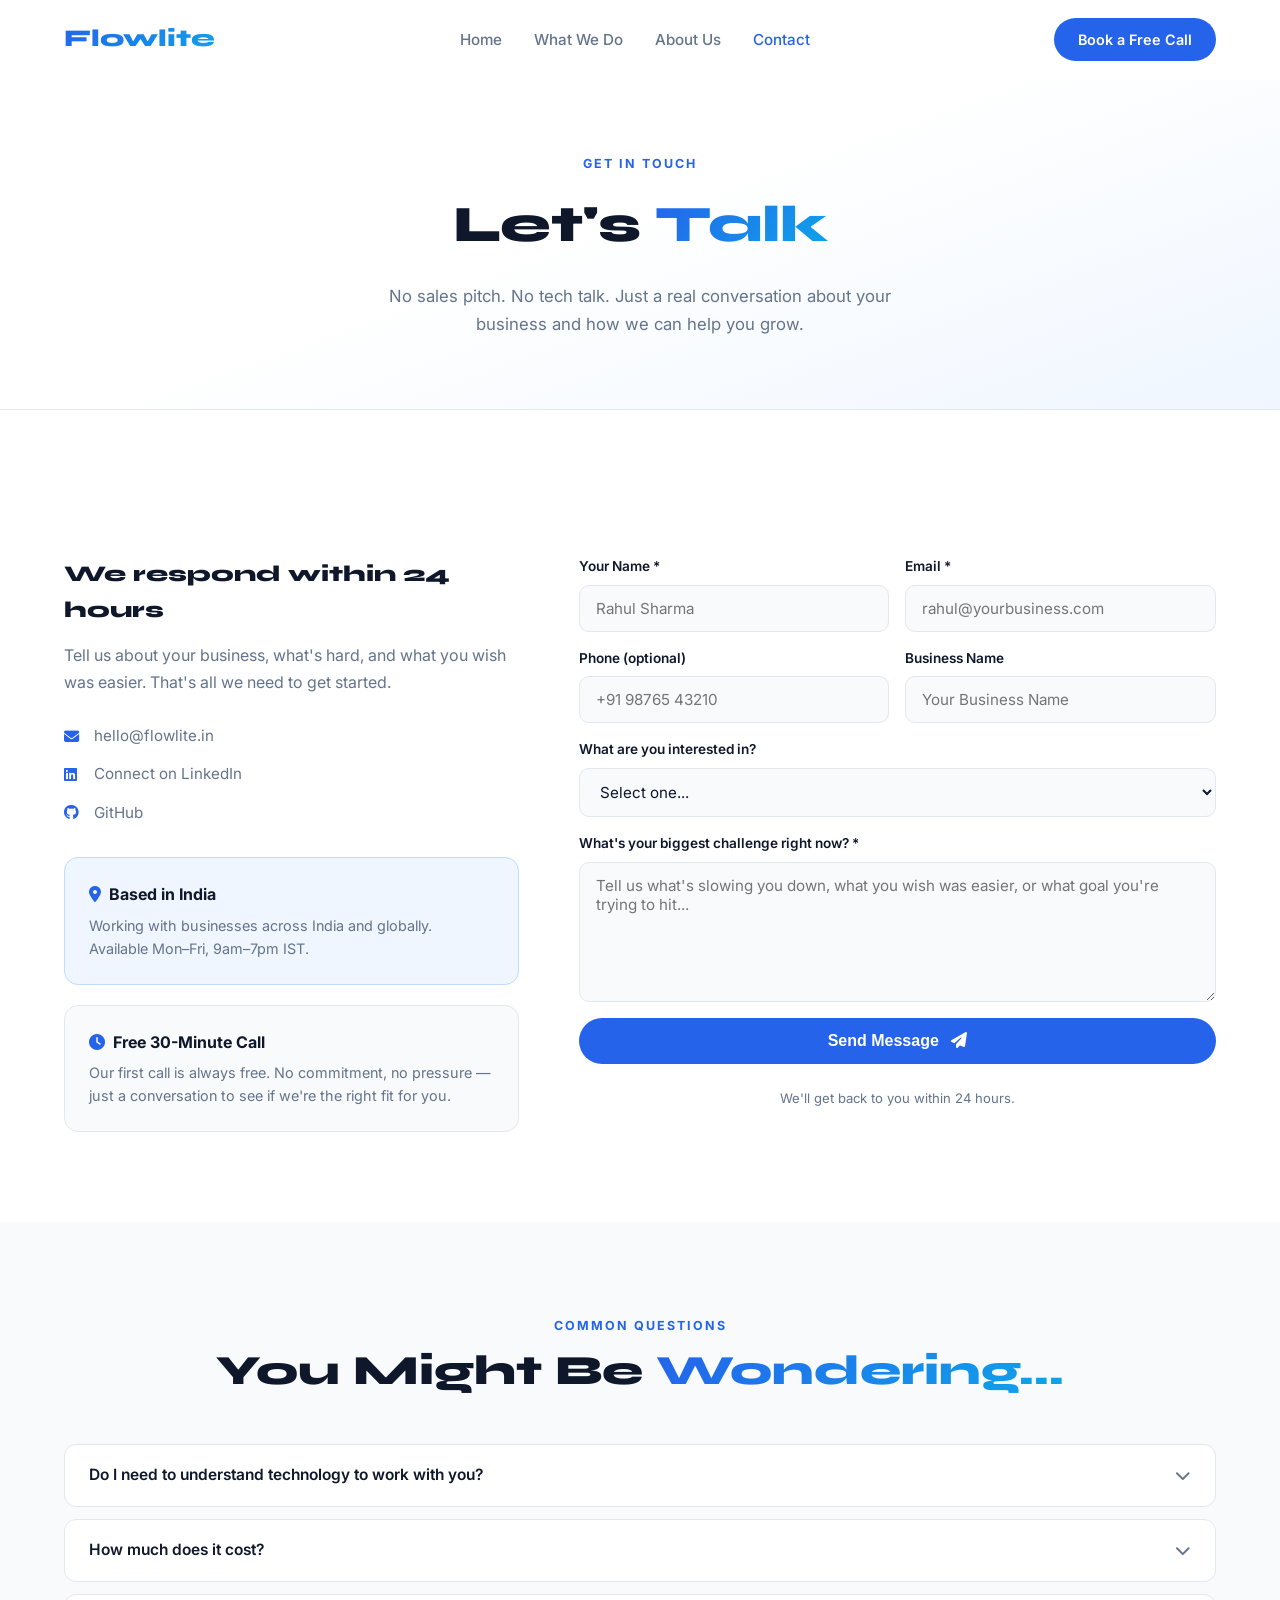
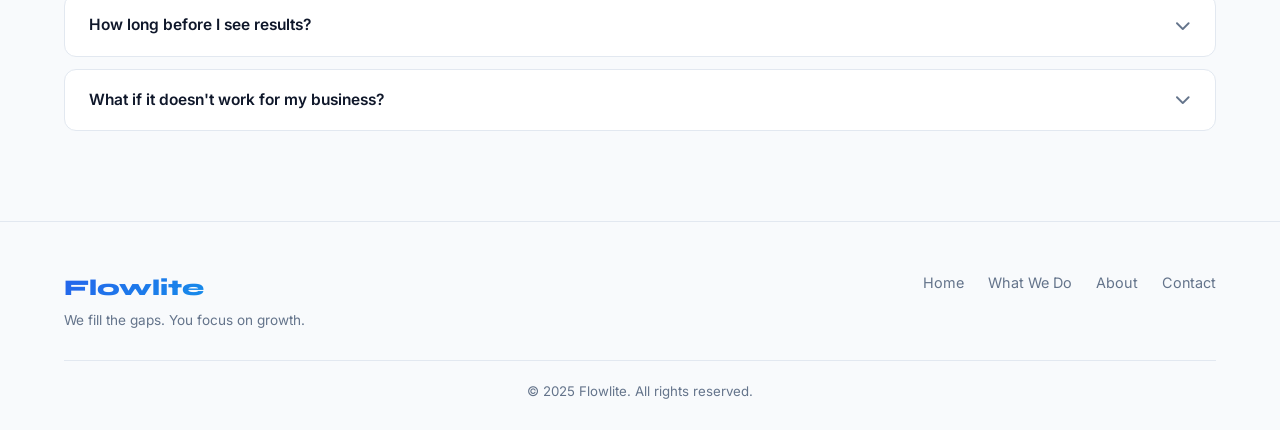
<file: contact.html>
<!DOCTYPE html>
<html lang="en">
<head>
  <meta charset="UTF-8"/><meta name="viewport" content="width=device-width, initial-scale=1.0"/>
  <title>Contact — Flowlite</title>
  <link rel="preconnect" href="https://fonts.googleapis.com"/>
  <link href="https://fonts.googleapis.com/css2?family=Syne:wght@700;800&family=Inter:wght@400;500;600;700&display=swap" rel="stylesheet"/>
  <link rel="stylesheet" href="https://cdnjs.cloudflare.com/ajax/libs/font-awesome/6.5.0/css/all.min.css"/>
  <link rel="stylesheet" href="css/styles.css"/>
</head>
<body>
<nav><div class="container nav-inner">
  <a href="index.html" class="nav-logo">Flowlite</a>
  <ul class="nav-links"><li><a href="index.html">Home</a></li><li><a href="services.html">What We Do</a></li><li><a href="about.html">About Us</a></li><li><a href="contact.html" class="active">Contact</a></li></ul>
  <a href="contact.html" class="nav-cta">Book a Free Call</a>
  <div class="hamburger"><span></span><span></span><span></span></div>
</div></nav>

<div class="page-hero"><div class="container">
  <span class="section-label">Get In Touch</span>
  <h1>Let's <span style="background:var(--gradient);-webkit-background-clip:text;-webkit-text-fill-color:transparent">Talk</span></h1>
  <p>No sales pitch. No tech talk. Just a real conversation about your business and how we can help you grow.</p>
</div></div>

<section><div class="container">
  <div class="contact-grid">
    <div class="contact-info reveal">
      <h3>We respond within 24 hours</h3>
      <p>Tell us about your business, what's hard, and what you wish was easier. That's all we need to get started.</p>
      <div class="contact-links">
        <a href="mailto:hello@flowlite.in" class="contact-link"><i class="fas fa-envelope"></i> hello@flowlite.in</a>
        <a href="https://linkedin.com" target="_blank" class="contact-link"><i class="fab fa-linkedin"></i> Connect on LinkedIn</a>
        <a href="https://github.com/satyam3839" target="_blank" class="contact-link"><i class="fab fa-github"></i> GitHub</a>
      </div>
      <div style="margin-top:32px;padding:24px;background:var(--accent-bg);border:1px solid #BFDBFE;border-radius:14px">
        <div style="font-weight:700;color:var(--text);margin-bottom:6px"><i class="fas fa-location-dot" style="color:var(--accent);margin-right:8px"></i>Based in India</div>
        <div style="color:var(--text-muted);font-size:0.9rem;line-height:1.6">Working with businesses across India and globally.<br>Available Mon–Fri, 9am–7pm IST.</div>
      </div>
      <div style="margin-top:20px;padding:24px;background:var(--bg-soft);border:1px solid var(--border);border-radius:14px">
        <div style="font-weight:700;color:var(--text);margin-bottom:6px"><i class="fas fa-clock" style="color:var(--accent);margin-right:8px"></i>Free 30-Minute Call</div>
        <div style="color:var(--text-muted);font-size:0.9rem;line-height:1.6">Our first call is always free. No commitment, no pressure — just a conversation to see if we're the right fit for you.</div>
      </div>
    </div>
    <form class="contact-form reveal" action="https://formspree.io/f/YOUR_FORM_ID" method="POST">
      <div class="form-row">
        <div class="form-group"><label>Your Name *</label><input type="text" name="name" placeholder="Rahul Sharma" required/></div>
        <div class="form-group"><label>Email *</label><input type="email" name="email" placeholder="rahul@yourbusiness.com" required/></div>
      </div>
      <div class="form-row">
        <div class="form-group"><label>Phone (optional)</label><input type="tel" name="phone" placeholder="+91 98765 43210"/></div>
        <div class="form-group"><label>Business Name</label><input type="text" name="business" placeholder="Your Business Name"/></div>
      </div>
      <div class="form-group">
        <label>What are you interested in?</label>
        <select name="service">
          <option value="">Select one...</option>
          <option>Smart Automation</option>
          <option>Live Dashboard</option>
          <option>AI Assistant</option>
          <option>Website</option>
          <option>Business Consultation</option>
          <option>Ongoing Support</option>
          <option>Not sure yet — just want to talk</option>
        </select>
      </div>
      <div class="form-group"><label>What's your biggest challenge right now? *</label><textarea name="message" placeholder="Tell us what's slowing you down, what you wish was easier, or what goal you're trying to hit..." required style="min-height:140px"></textarea></div>
      <button type="submit" class="btn btn-primary" style="width:100%">Send Message <i class="fas fa-paper-plane" style="margin-left:8px"></i></button>
      <p style="color:var(--text-muted);font-size:0.82rem;text-align:center;margin-top:8px">We'll get back to you within 24 hours.</p>
    </form>
  </div>
</div></section>

<section class="bg-soft"><div class="container">
  <div class="text-center reveal">
    <span class="section-label">Common Questions</span>
    <h2 class="section-title">You Might Be <span style="background:var(--gradient);-webkit-background-clip:text;-webkit-text-fill-color:transparent">Wondering...</span></h2>
  </div>
  <div class="faq-list">
    <div class="faq-item reveal">
      <div class="faq-question">Do I need to understand technology to work with you? <i class="fas fa-chevron-down"></i></div>
      <div class="faq-answer">Not at all. We explain everything in plain language. You don't need to know how it works — you just need to tell us what outcome you want. We handle the rest.</div>
    </div>
    <div class="faq-item reveal">
      <div class="faq-question">How much does it cost? <i class="fas fa-chevron-down"></i></div>
      <div class="faq-answer">It depends on what you need. The first consultation is always free. After that, we give you a clear, fixed price — no surprises. Most projects start from ₹25,000 depending on scope.</div>
    </div>
    <div class="faq-item reveal">
      <div class="faq-question">How long before I see results? <i class="fas fa-chevron-down"></i></div>
      <div class="faq-answer">Most clients see time savings from week one. A simple automation or dashboard can be live in 1–2 weeks. Larger projects take 4–8 weeks. We'll give you a clear timeline upfront.</div>
    </div>
    <div class="faq-item reveal">
      <div class="faq-question">What if it doesn't work for my business? <i class="fas fa-chevron-down"></i></div>
      <div class="faq-answer">We spend time understanding your business before we build anything. If we don't think we can genuinely help you, we'll tell you honestly in the first call — before any money changes hands.</div>
    </div>
  </div>
</div></section>

<footer><div class="container">
  <div class="footer-inner">
    <div><div class="footer-logo">Flowlite</div><div class="footer-tagline">We fill the gaps. You focus on growth.</div></div>
    <ul class="footer-links"><li><a href="index.html">Home</a></li><li><a href="services.html">What We Do</a></li><li><a href="about.html">About</a></li><li><a href="contact.html">Contact</a></li></ul>
  </div>
  <div class="footer-bottom">&copy; 2025 Flowlite. All rights reserved.</div>
</div></footer>
<script src="js/main.js"></script>
</body></html>
</file>
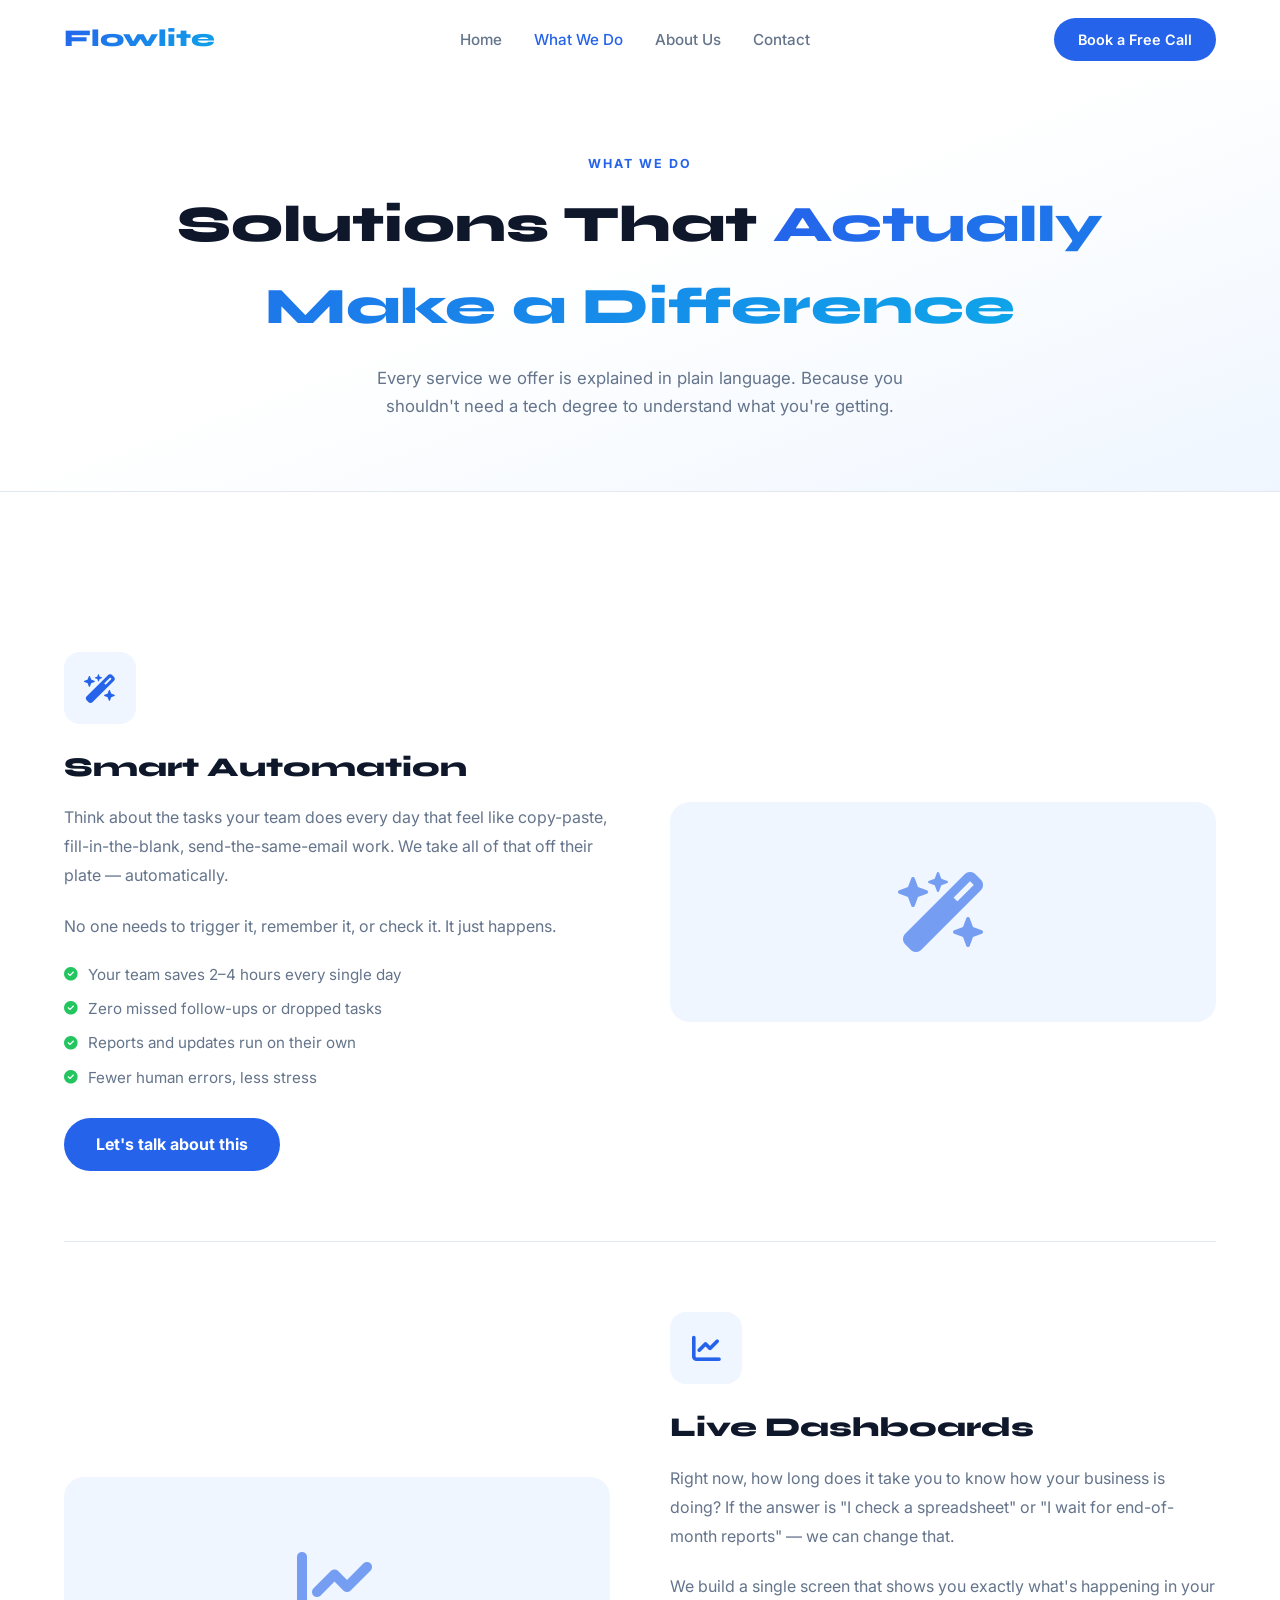
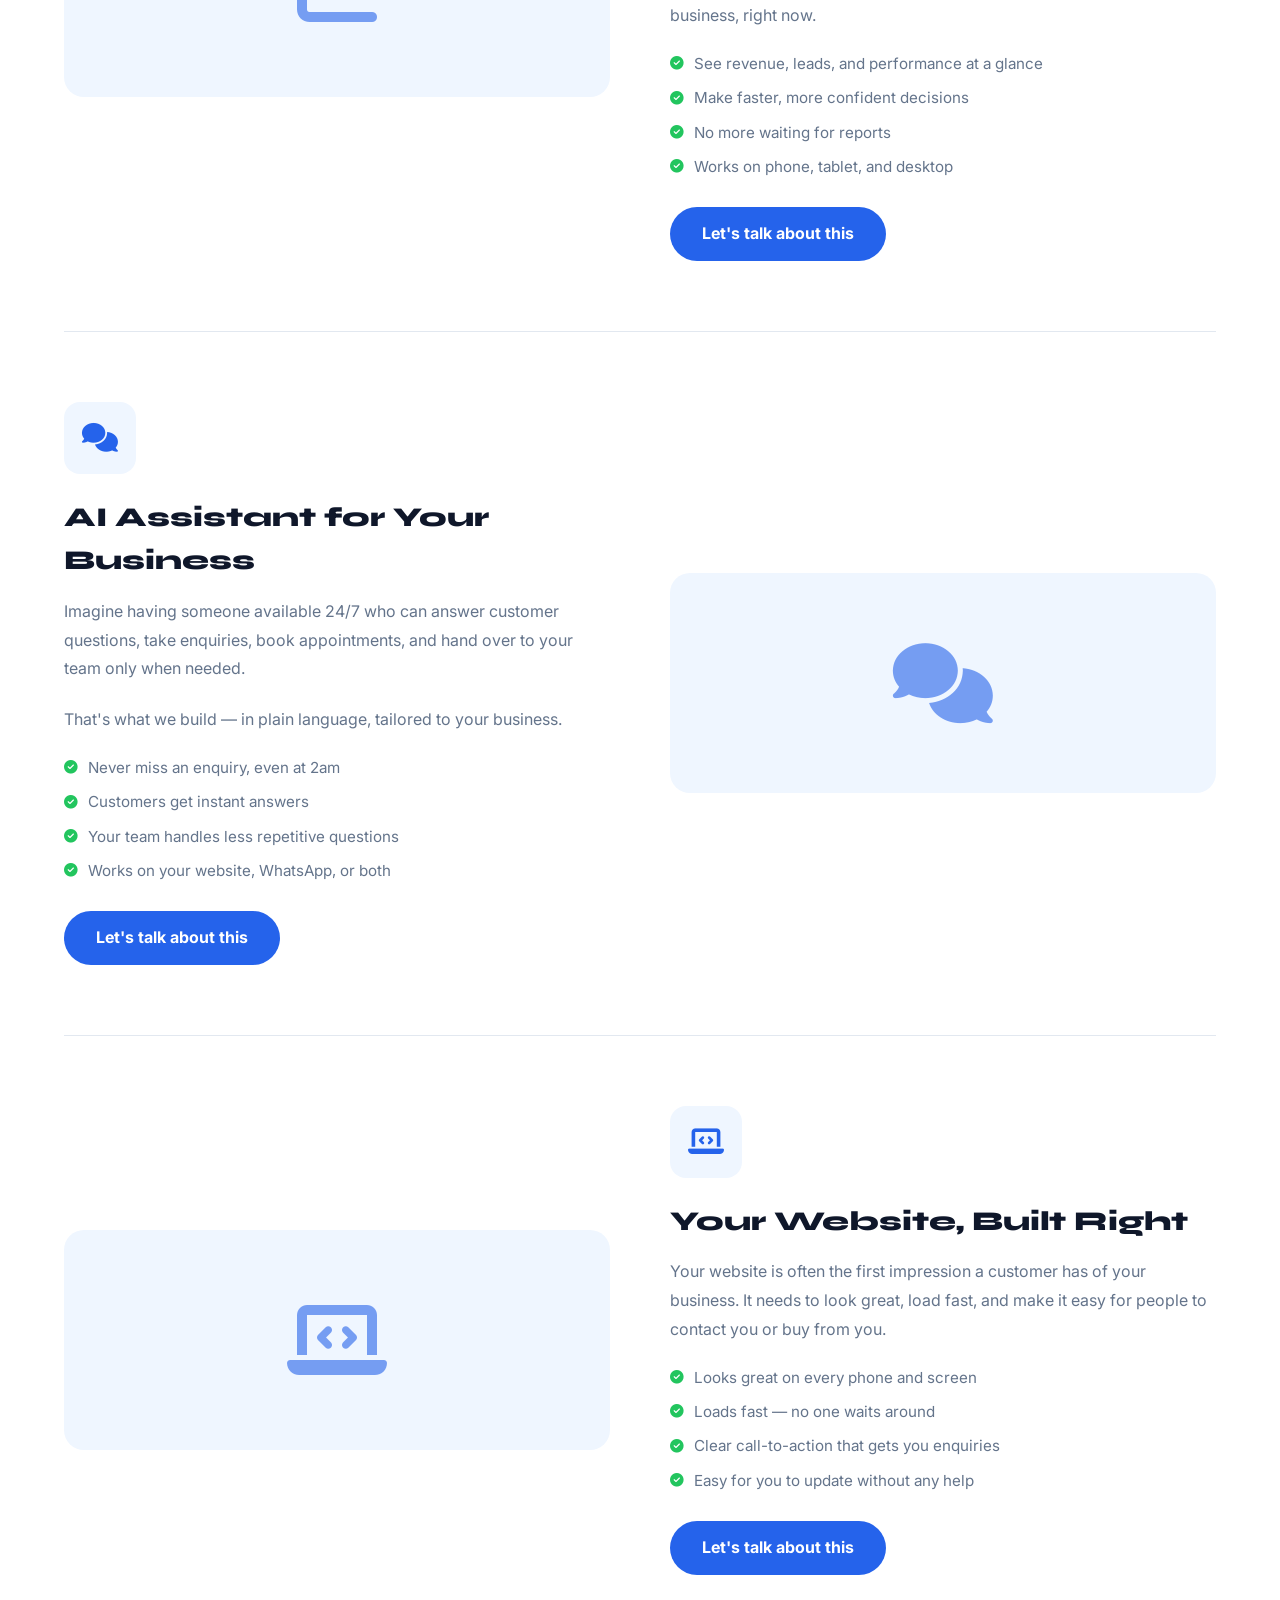
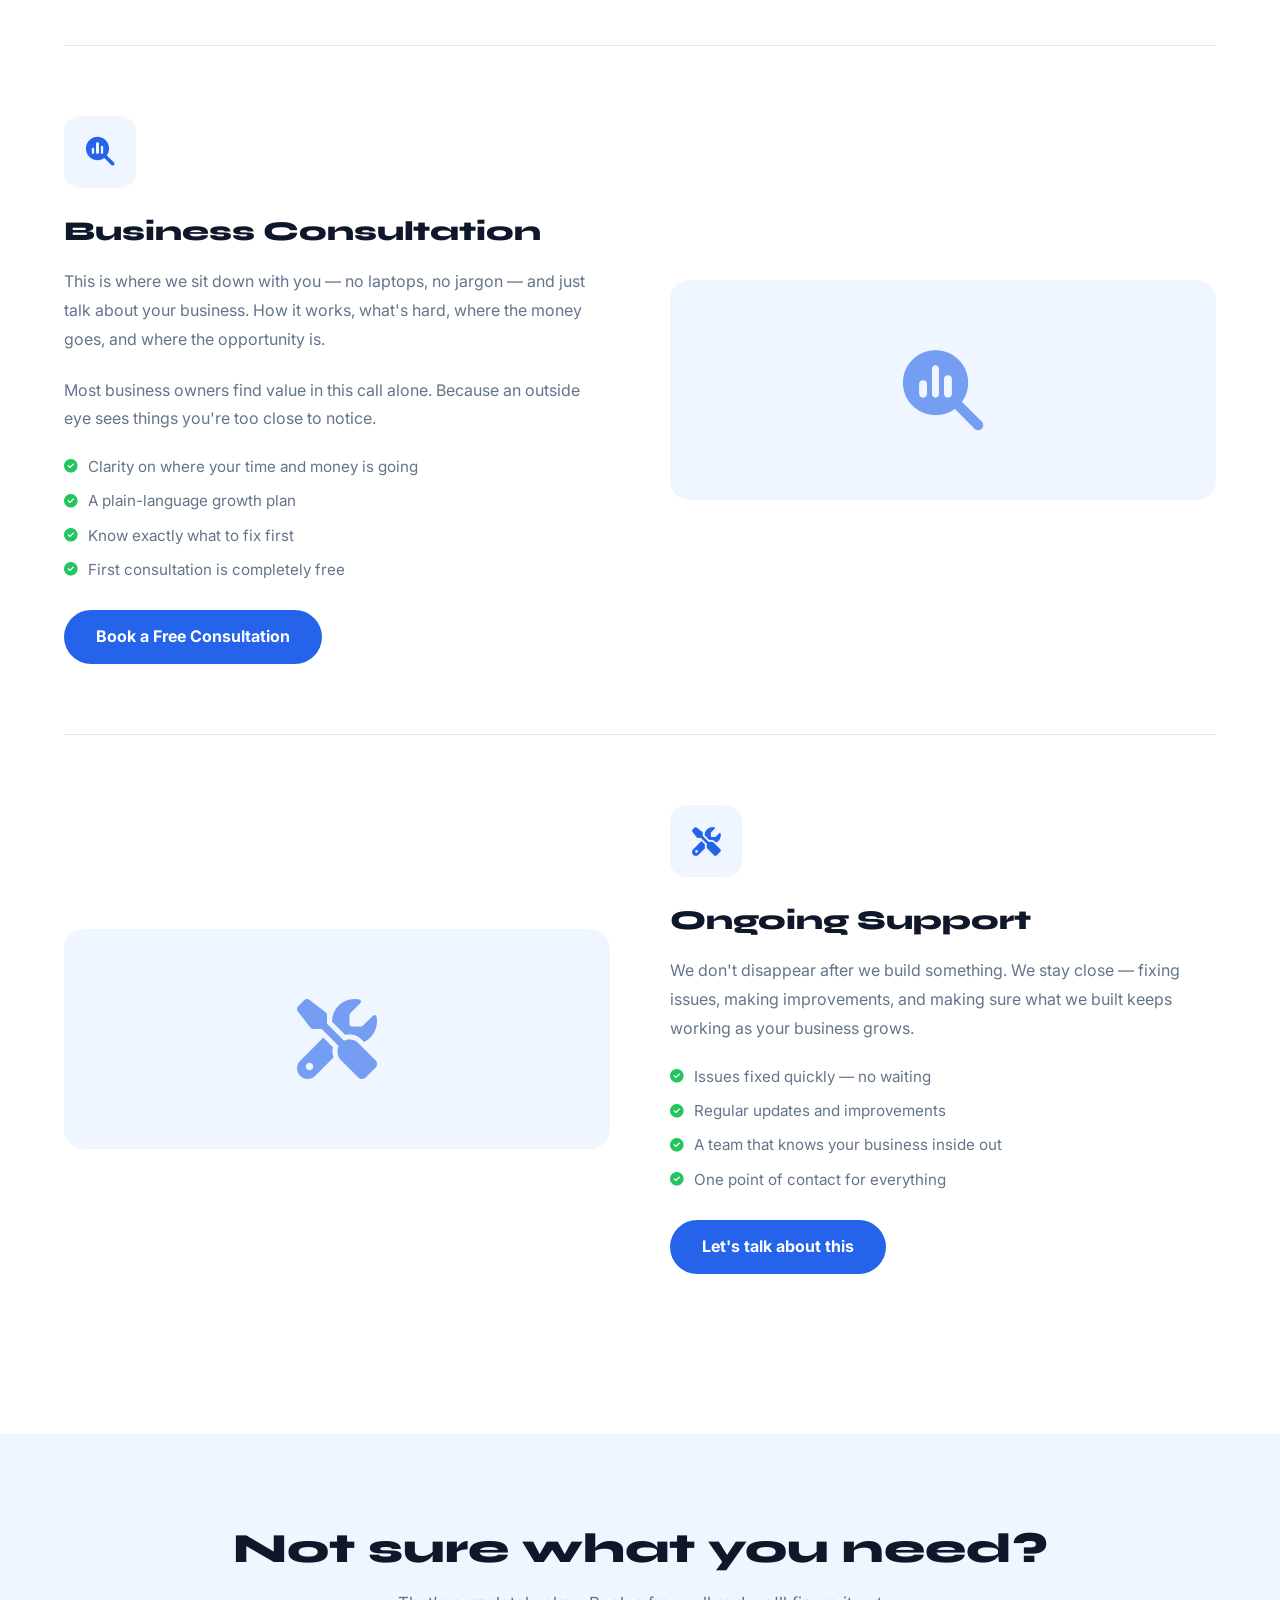
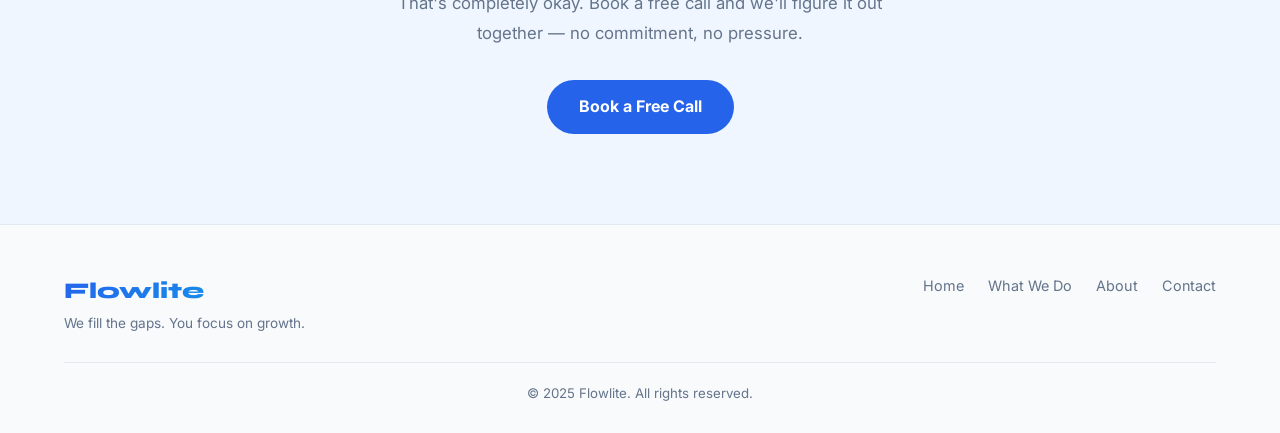
<file: services.html>
<!DOCTYPE html>
<html lang="en">
<head>
  <meta charset="UTF-8"/><meta name="viewport" content="width=device-width, initial-scale=1.0"/>
  <title>What We Do — Flowlite</title>
  <link rel="preconnect" href="https://fonts.googleapis.com"/>
  <link href="https://fonts.googleapis.com/css2?family=Syne:wght@700;800&family=Inter:wght@400;500;600;700&display=swap" rel="stylesheet"/>
  <link rel="stylesheet" href="https://cdnjs.cloudflare.com/ajax/libs/font-awesome/6.5.0/css/all.min.css"/>
  <link rel="stylesheet" href="css/styles.css"/>
</head>
<body>
<nav><div class="container nav-inner">
  <a href="index.html" class="nav-logo">Flowlite</a>
  <ul class="nav-links"><li><a href="index.html">Home</a></li><li><a href="services.html" class="active">What We Do</a></li><li><a href="about.html">About Us</a></li><li><a href="contact.html">Contact</a></li></ul>
  <a href="contact.html" class="nav-cta">Book a Free Call</a>
  <div class="hamburger"><span></span><span></span><span></span></div>
</div></nav>

<div class="page-hero"><div class="container">
  <span class="section-label">What We Do</span>
  <h1>Solutions That <span style="background:var(--gradient);-webkit-background-clip:text;-webkit-text-fill-color:transparent">Actually Make a Difference</span></h1>
  <p>Every service we offer is explained in plain language. Because you shouldn't need a tech degree to understand what you're getting.</p>
</div></div>

<section><div class="container">

  <div class="service-detail reveal">
    <div class="service-detail-content">
      <div class="service-detail-icon-large"><i class="fas fa-wand-magic-sparkles"></i></div>
      <h2>Smart Automation</h2>
      <p>Think about the tasks your team does every day that feel like copy-paste, fill-in-the-blank, send-the-same-email work. We take all of that off their plate — automatically.</p>
      <p>No one needs to trigger it, remember it, or check it. It just happens.</p>
      <ul class="gets-list">
        <li><i class="fas fa-check-circle"></i> Your team saves 2–4 hours every single day</li>
        <li><i class="fas fa-check-circle"></i> Zero missed follow-ups or dropped tasks</li>
        <li><i class="fas fa-check-circle"></i> Reports and updates run on their own</li>
        <li><i class="fas fa-check-circle"></i> Fewer human errors, less stress</li>
      </ul>
      <a href="contact.html" class="btn btn-primary">Let's talk about this</a>
    </div>
    <div class="service-detail-visual"><i class="fas fa-wand-magic-sparkles"></i></div>
  </div>

  <div class="service-detail reverse reveal">
    <div class="service-detail-content">
      <div class="service-detail-icon-large"><i class="fas fa-chart-line"></i></div>
      <h2>Live Dashboards</h2>
      <p>Right now, how long does it take you to know how your business is doing? If the answer is "I check a spreadsheet" or "I wait for end-of-month reports" — we can change that.</p>
      <p>We build a single screen that shows you exactly what's happening in your business, right now.</p>
      <ul class="gets-list">
        <li><i class="fas fa-check-circle"></i> See revenue, leads, and performance at a glance</li>
        <li><i class="fas fa-check-circle"></i> Make faster, more confident decisions</li>
        <li><i class="fas fa-check-circle"></i> No more waiting for reports</li>
        <li><i class="fas fa-check-circle"></i> Works on phone, tablet, and desktop</li>
      </ul>
      <a href="contact.html" class="btn btn-primary">Let's talk about this</a>
    </div>
    <div class="service-detail-visual"><i class="fas fa-chart-line"></i></div>
  </div>

  <div class="service-detail reveal">
    <div class="service-detail-content">
      <div class="service-detail-icon-large"><i class="fas fa-comments"></i></div>
      <h2>AI Assistant for Your Business</h2>
      <p>Imagine having someone available 24/7 who can answer customer questions, take enquiries, book appointments, and hand over to your team only when needed.</p>
      <p>That's what we build — in plain language, tailored to your business.</p>
      <ul class="gets-list">
        <li><i class="fas fa-check-circle"></i> Never miss an enquiry, even at 2am</li>
        <li><i class="fas fa-check-circle"></i> Customers get instant answers</li>
        <li><i class="fas fa-check-circle"></i> Your team handles less repetitive questions</li>
        <li><i class="fas fa-check-circle"></i> Works on your website, WhatsApp, or both</li>
      </ul>
      <a href="contact.html" class="btn btn-primary">Let's talk about this</a>
    </div>
    <div class="service-detail-visual"><i class="fas fa-comments"></i></div>
  </div>

  <div class="service-detail reverse reveal">
    <div class="service-detail-content">
      <div class="service-detail-icon-large"><i class="fas fa-laptop-code"></i></div>
      <h2>Your Website, Built Right</h2>
      <p>Your website is often the first impression a customer has of your business. It needs to look great, load fast, and make it easy for people to contact you or buy from you.</p>
      <ul class="gets-list">
        <li><i class="fas fa-check-circle"></i> Looks great on every phone and screen</li>
        <li><i class="fas fa-check-circle"></i> Loads fast — no one waits around</li>
        <li><i class="fas fa-check-circle"></i> Clear call-to-action that gets you enquiries</li>
        <li><i class="fas fa-check-circle"></i> Easy for you to update without any help</li>
      </ul>
      <a href="contact.html" class="btn btn-primary">Let's talk about this</a>
    </div>
    <div class="service-detail-visual"><i class="fas fa-laptop-code"></i></div>
  </div>

  <div class="service-detail reveal">
    <div class="service-detail-content">
      <div class="service-detail-icon-large"><i class="fas fa-magnifying-glass-chart"></i></div>
      <h2>Business Consultation</h2>
      <p>This is where we sit down with you — no laptops, no jargon — and just talk about your business. How it works, what's hard, where the money goes, and where the opportunity is.</p>
      <p>Most business owners find value in this call alone. Because an outside eye sees things you're too close to notice.</p>
      <ul class="gets-list">
        <li><i class="fas fa-check-circle"></i> Clarity on where your time and money is going</li>
        <li><i class="fas fa-check-circle"></i> A plain-language growth plan</li>
        <li><i class="fas fa-check-circle"></i> Know exactly what to fix first</li>
        <li><i class="fas fa-check-circle"></i> First consultation is completely free</li>
      </ul>
      <a href="contact.html" class="btn btn-primary">Book a Free Consultation</a>
    </div>
    <div class="service-detail-visual"><i class="fas fa-magnifying-glass-chart"></i></div>
  </div>

  <div class="service-detail reverse reveal">
    <div class="service-detail-content">
      <div class="service-detail-icon-large"><i class="fas fa-screwdriver-wrench"></i></div>
      <h2>Ongoing Support</h2>
      <p>We don't disappear after we build something. We stay close — fixing issues, making improvements, and making sure what we built keeps working as your business grows.</p>
      <ul class="gets-list">
        <li><i class="fas fa-check-circle"></i> Issues fixed quickly — no waiting</li>
        <li><i class="fas fa-check-circle"></i> Regular updates and improvements</li>
        <li><i class="fas fa-check-circle"></i> A team that knows your business inside out</li>
        <li><i class="fas fa-check-circle"></i> One point of contact for everything</li>
      </ul>
      <a href="contact.html" class="btn btn-primary">Let's talk about this</a>
    </div>
    <div class="service-detail-visual"><i class="fas fa-screwdriver-wrench"></i></div>
  </div>

</div></section>

<section class="bg-accent" style="text-align:center"><div class="container reveal">
  <h2 class="section-title">Not sure what you need?</h2>
  <p style="color:var(--text-muted);font-size:1.05rem;max-width:500px;margin:0 auto 32px;line-height:1.8">That's completely okay. Book a free call and we'll figure it out together — no commitment, no pressure.</p>
  <a href="contact.html" class="btn btn-primary">Book a Free Call</a>
</div></section>

<footer><div class="container">
  <div class="footer-inner">
    <div><div class="footer-logo">Flowlite</div><div class="footer-tagline">We fill the gaps. You focus on growth.</div></div>
    <ul class="footer-links"><li><a href="index.html">Home</a></li><li><a href="services.html">What We Do</a></li><li><a href="about.html">About</a></li><li><a href="contact.html">Contact</a></li></ul>
  </div>
  <div class="footer-bottom">&copy; 2025 Flowlite. All rights reserved.</div>
</div></footer>
<script src="js/main.js"></script>
</body></html>
</file>
<file: css/styles.css>
:root {
  --bg: #FFFFFF;
  --bg-soft: #F8FAFC;
  --bg-card: #FFFFFF;
  --accent: #2563EB;
  --accent-light: #0EA5E9;
  --accent-bg: #EFF6FF;
  --text: #0F172A;
  --text-muted: #64748B;
  --border: #E2E8F0;
  --shadow: 0 4px 24px rgba(0,0,0,0.06);
  --gradient: linear-gradient(135deg, #2563EB, #0EA5E9);
  --radius: 16px;
}
*, *::before, *::after { margin:0; padding:0; box-sizing:border-box; }
html { scroll-behavior: smooth; }
body { font-family: 'Inter', sans-serif; background: var(--bg); color: var(--text); overflow-x: hidden; line-height: 1.6; }
h1,h2,h3,h4 { font-family: 'Syne', sans-serif; }
a { text-decoration: none; color: inherit; }
.container { max-width: 1200px; margin: 0 auto; padding: 0 24px; }

/* NAV */
nav { position: fixed; top: 0; left: 0; right: 0; z-index: 1000; background: #fff; padding: 18px 0; transition: all 0.3s; border-bottom: 1px solid transparent; }
nav.scrolled { box-shadow: 0 2px 20px rgba(0,0,0,0.08); border-bottom-color: var(--border); }
.nav-inner { display: flex; align-items: center; justify-content: space-between; }
.nav-logo { font-family: 'Syne', sans-serif; font-size: 1.5rem; font-weight: 800; background: var(--gradient); -webkit-background-clip: text; -webkit-text-fill-color: transparent; }
.nav-links { display: flex; gap: 32px; list-style: none; }
.nav-links a { color: var(--text-muted); font-size: 0.95rem; font-weight: 500; transition: color 0.2s; }
.nav-links a:hover, .nav-links a.active { color: var(--accent); }
.nav-cta { background: var(--accent); color: #fff; padding: 10px 24px; border-radius: 50px; font-weight: 600; font-size: 0.9rem; transition: all 0.2s; }
.nav-cta:hover { background: #1d4ed8; transform: translateY(-1px); box-shadow: 0 4px 16px rgba(37,99,235,0.3); }
.hamburger { display: none; flex-direction: column; gap: 5px; cursor: pointer; }
.hamburger span { width: 24px; height: 2px; background: var(--text); border-radius: 2px; transition: all 0.3s; }

/* BUTTONS */
.btn { display: inline-block; padding: 14px 32px; border-radius: 50px; font-weight: 700; font-size: 1rem; cursor: pointer; border: none; transition: all 0.2s; }
.btn-primary { background: var(--accent); color: #fff; }
.btn-primary:hover { background: #1d4ed8; transform: translateY(-2px); box-shadow: 0 8px 24px rgba(37,99,235,0.3); }
.btn-outline { background: transparent; color: var(--accent); border: 2px solid var(--accent); }
.btn-outline:hover { background: var(--accent); color: #fff; transform: translateY(-2px); }
.btn-white { background: #fff; color: var(--accent); }
.btn-white:hover { background: var(--accent-bg); transform: translateY(-2px); }

/* HERO */
.hero { padding: 140px 0 100px; background: linear-gradient(160deg, #fff 60%, #EFF6FF 100%); }
.hero-content { max-width: 720px; }
.hero-badge { display: inline-flex; align-items: center; gap: 8px; background: var(--accent-bg); border: 1px solid #BFDBFE; padding: 8px 16px; border-radius: 50px; font-size: 0.85rem; color: var(--accent); font-weight: 600; margin-bottom: 28px; }
.hero-badge span { width: 8px; height: 8px; background: var(--accent); border-radius: 50%; animation: pulse 2s infinite; }
@keyframes pulse { 0%,100%{opacity:1;transform:scale(1)} 50%{opacity:0.5;transform:scale(1.4)} }
.hero h1 { font-size: clamp(2.4rem, 5vw, 3.8rem); font-weight: 800; line-height: 1.15; margin-bottom: 20px; color: var(--text); }
.hero h1 .blue { background: var(--gradient); -webkit-background-clip: text; -webkit-text-fill-color: transparent; }
.hero-typing { font-size: 1.15rem; color: var(--accent); font-weight: 600; min-height: 1.8rem; margin-bottom: 16px; }
.hero-sub { font-size: 1.1rem; color: var(--text-muted); max-width: 560px; margin-bottom: 40px; line-height: 1.8; }
.hero-btns { display: flex; gap: 16px; flex-wrap: wrap; }

/* SECTIONS */
section { padding: 90px 0; }
.section-label { display: inline-block; font-size: 0.78rem; font-weight: 700; letter-spacing: 2px; text-transform: uppercase; color: var(--accent); margin-bottom: 10px; }
.section-title { font-size: clamp(1.8rem, 3.5vw, 2.6rem); font-weight: 800; line-height: 1.2; margin-bottom: 14px; }
.section-sub { font-size: 1.05rem; color: var(--text-muted); max-width: 560px; line-height: 1.8; }
.text-center { text-align: center; }
.text-center .section-sub { margin: 0 auto; }
.bg-soft { background: var(--bg-soft); }
.bg-accent { background: var(--accent-bg); }

/* STATS */
.stats-strip { background: var(--bg-soft); border-top: 1px solid var(--border); border-bottom: 1px solid var(--border); padding: 56px 0; }
.stats-grid { display: grid; grid-template-columns: repeat(3,1fr); gap: 32px; text-align: center; }
.stat-number { font-family: 'Syne', sans-serif; font-size: 2.8rem; font-weight: 800; background: var(--gradient); -webkit-background-clip: text; -webkit-text-fill-color: transparent; }
.stat-label { color: var(--text-muted); font-size: 0.95rem; margin-top: 6px; font-weight: 500; }

/* SERVICE CARDS */
.services-grid { display: grid; grid-template-columns: repeat(3,1fr); gap: 24px; margin-top: 56px; }
.service-card { background: var(--bg-card); border: 1px solid var(--border); border-radius: var(--radius); padding: 32px; transition: all 0.3s; cursor: default; }
.service-card:hover { transform: translateY(-6px); box-shadow: var(--shadow); border-color: #BFDBFE; }
.service-icon { width: 52px; height: 52px; background: var(--accent-bg); border-radius: 12px; display: flex; align-items: center; justify-content: center; margin-bottom: 20px; }
.service-icon i { font-size: 1.3rem; color: var(--accent); }
.service-card h3 { font-size: 1.1rem; font-weight: 700; margin-bottom: 8px; color: var(--text); }
.service-card p { color: var(--text-muted); font-size: 0.95rem; line-height: 1.6; }

/* SHOWCASE */
.showcase-grid { display: grid; grid-template-columns: 1fr 1fr; gap: 28px; margin-top: 56px; }
.showcase-card { background: #fff; border: 1px solid var(--border); border-radius: var(--radius); padding: 36px; box-shadow: var(--shadow); }
.showcase-card h3 { font-size: 1.3rem; font-weight: 800; margin-bottom: 24px; color: var(--text); }
.compare-table { width: 100%; border-collapse: collapse; }
.compare-table th { font-size: 0.8rem; font-weight: 700; text-transform: uppercase; letter-spacing: 1px; padding: 8px 12px; text-align: left; }
.compare-table th:first-child { color: #EF4444; background: #FEF2F2; border-radius: 8px 0 0 8px; }
.compare-table th:last-child { color: #22C55E; background: #F0FDF4; border-radius: 0 8px 8px 0; }
.compare-table td { padding: 10px 12px; font-size: 0.9rem; color: var(--text-muted); border-top: 1px solid var(--border); vertical-align: top; }
.compare-table td:first-child { color: #EF4444; }
.compare-table td:last-child { color: #16A34A; font-weight: 500; }
.x { color: #EF4444; margin-right: 6px; }
.check { color: #22C55E; margin-right: 6px; }

/* MOCK DASHBOARD */
.dash-grid { display: grid; grid-template-columns: 1fr 1fr; gap: 14px; }
.dash-metric { background: var(--bg-soft); border: 1px solid var(--border); border-radius: 12px; padding: 18px; }
.dash-metric-label { font-size: 0.78rem; color: var(--text-muted); font-weight: 600; text-transform: uppercase; letter-spacing: 0.5px; margin-bottom: 8px; }
.dash-metric-value { font-family: 'Syne', sans-serif; font-size: 1.6rem; font-weight: 800; color: var(--text); }
.dash-metric-change { font-size: 0.8rem; font-weight: 600; margin-top: 4px; }
.up { color: #22C55E; }
.down-good { color: #22C55E; }

/* CONSULTATION */
.consult-grid { display: grid; grid-template-columns: 1fr 1fr; gap: 60px; align-items: center; }
.consult-points { display: flex; flex-direction: column; gap: 20px; margin: 32px 0; }
.consult-point { display: flex; align-items: flex-start; gap: 16px; }
.consult-point-icon { width: 40px; height: 40px; background: #fff; border-radius: 10px; display: flex; align-items: center; justify-content: center; flex-shrink: 0; }
.consult-point-icon i { color: var(--accent); font-size: 1rem; }
.consult-point h4 { font-size: 1rem; font-weight: 700; margin-bottom: 4px; }
.consult-point p { color: var(--text-muted); font-size: 0.9rem; }
.consult-visual { background: #fff; border-radius: 20px; padding: 36px; box-shadow: var(--shadow); }
.consult-visual-row { display: flex; align-items: center; justify-content: space-between; padding: 14px 0; border-bottom: 1px solid var(--border); }
.consult-visual-row:last-child { border-bottom: none; }
.consult-visual-row span:first-child { color: var(--text-muted); font-size: 0.9rem; }
.consult-visual-row span:last-child { font-weight: 700; color: var(--accent); font-size: 0.9rem; }

/* HOW IT WORKS */
.steps-grid { display: grid; grid-template-columns: repeat(3,1fr); gap: 32px; margin-top: 56px; position: relative; }
.steps-grid::before { content: ''; position: absolute; top: 32px; left: 20%; right: 20%; height: 2px; background: linear-gradient(90deg, var(--accent), var(--accent-light)); opacity: 0.3; }
.step-card { text-align: center; padding: 32px 24px; background: #fff; border: 1px solid var(--border); border-radius: var(--radius); }
.step-num { width: 60px; height: 60px; background: var(--gradient); border-radius: 50%; display: flex; align-items: center; justify-content: center; font-family: 'Syne', sans-serif; font-size: 1.3rem; font-weight: 800; color: #fff; margin: 0 auto 24px; }
.step-card h3 { font-size: 1.1rem; font-weight: 700; margin-bottom: 10px; }
.step-card p { color: var(--text-muted); font-size: 0.93rem; line-height: 1.6; }

/* TESTIMONIALS */
.testimonials-grid { display: grid; grid-template-columns: repeat(3,1fr); gap: 24px; margin-top: 56px; }
.testimonial-card { background: #fff; border: 1px solid var(--border); border-radius: var(--radius); padding: 32px; box-shadow: var(--shadow); }
.stars { color: #FBBF24; margin-bottom: 14px; }
.testimonial-card p { color: var(--text-muted); font-size: 0.95rem; line-height: 1.7; margin-bottom: 24px; font-style: italic; }
.t-author { display: flex; align-items: center; gap: 12px; }
.t-avatar { width: 44px; height: 44px; border-radius: 50%; background: var(--gradient); display: flex; align-items: center; justify-content: center; font-weight: 700; color: #fff; font-size: 0.85rem; }
.t-name { font-weight: 700; font-size: 0.95rem; }
.t-role { color: var(--text-muted); font-size: 0.82rem; }

/* TEAM */
.team-grid { display: grid; grid-template-columns: repeat(3,1fr); gap: 20px; margin-top: 56px; }
.team-card { background: #fff; border: 1px solid var(--border); border-radius: var(--radius); padding: 28px; text-align: center; transition: all 0.3s; }
.team-card:hover { transform: translateY(-4px); box-shadow: var(--shadow); border-color: #BFDBFE; }
.team-avatar { width: 68px; height: 68px; border-radius: 50%; background: var(--gradient); display: flex; align-items: center; justify-content: center; font-family: 'Syne', sans-serif; font-size: 1.3rem; font-weight: 800; color: #fff; margin: 0 auto 14px; }
.team-card h3 { font-size: 1rem; font-weight: 700; margin-bottom: 4px; }
.team-card p { color: var(--accent); font-size: 0.85rem; font-weight: 500; }

/* CONTACT CTA STRIP */
.cta-strip { background: var(--gradient); padding: 80px 0; text-align: center; }
.cta-strip h2 { font-size: clamp(1.8rem,3.5vw,2.6rem); font-weight: 800; color: #fff; margin-bottom: 14px; }
.cta-strip p { color: rgba(255,255,255,0.85); font-size: 1.05rem; max-width: 520px; margin: 0 auto 36px; line-height: 1.7; }

/* CONTACT FORM */
.contact-grid { display: grid; grid-template-columns: 1fr 1.4fr; gap: 60px; margin-top: 56px; align-items: start; }
.contact-info h3 { font-size: 1.4rem; font-weight: 800; margin-bottom: 14px; }
.contact-info p { color: var(--text-muted); line-height: 1.7; margin-bottom: 28px; }
.contact-links { display: flex; flex-direction: column; gap: 14px; }
.contact-link { display: flex; align-items: center; gap: 12px; color: var(--text-muted); font-size: 0.95rem; transition: color 0.2s; }
.contact-link:hover { color: var(--accent); }
.contact-link i { color: var(--accent); width: 18px; }
.contact-form { display: flex; flex-direction: column; gap: 16px; }
.form-row { display: grid; grid-template-columns: 1fr 1fr; gap: 16px; }
.form-group { display: flex; flex-direction: column; gap: 7px; }
.form-group label { font-size: 0.85rem; font-weight: 600; color: var(--text); }
.form-group input, .form-group textarea, .form-group select { background: var(--bg-soft); border: 1.5px solid var(--border); border-radius: 10px; padding: 13px 16px; color: var(--text); font-family: 'Inter', sans-serif; font-size: 0.95rem; transition: border-color 0.2s; outline: none; }
.form-group input:focus, .form-group textarea:focus, .form-group select:focus { border-color: var(--accent); background: #fff; }
.form-group textarea { resize: vertical; min-height: 120px; }

/* FAQ */
.faq-list { margin-top: 48px; display: flex; flex-direction: column; gap: 12px; }
.faq-item { background: #fff; border: 1px solid var(--border); border-radius: 12px; overflow: hidden; }
.faq-question { padding: 18px 24px; font-weight: 600; cursor: pointer; display: flex; justify-content: space-between; align-items: center; transition: color 0.2s; font-size: 0.97rem; }
.faq-question:hover { color: var(--accent); }
.faq-question i { color: var(--text-muted); transition: transform 0.3s; }
.faq-item.open .faq-question i { transform: rotate(180deg); color: var(--accent); }
.faq-answer { max-height: 0; overflow: hidden; transition: max-height 0.3s ease, padding 0.3s; color: var(--text-muted); font-size: 0.93rem; line-height: 1.7; }
.faq-item.open .faq-answer { max-height: 200px; padding: 0 24px 18px; }

/* PAGE HERO */
.page-hero { padding: 150px 0 70px; background: linear-gradient(160deg, #fff 50%, #EFF6FF 100%); border-bottom: 1px solid var(--border); text-align: center; }
.page-hero h1 { font-size: clamp(2rem,4.5vw,3.2rem); font-weight: 800; margin-bottom: 16px; }
.page-hero p { color: var(--text-muted); font-size: 1.05rem; max-width: 540px; margin: 0 auto; line-height: 1.7; }

/* SERVICES PAGE */
.service-detail { display: grid; grid-template-columns: 1fr 1fr; gap: 60px; align-items: center; padding: 70px 0; border-bottom: 1px solid var(--border); }
.service-detail:last-child { border-bottom: none; }
.service-detail.reverse .service-detail-content { order: 2; }
.service-detail.reverse .service-detail-visual { order: 1; }
.service-detail-icon-large { width: 72px; height: 72px; background: var(--accent-bg); border-radius: 16px; display: flex; align-items: center; justify-content: center; margin-bottom: 22px; }
.service-detail-icon-large i { font-size: 1.8rem; color: var(--accent); }
.service-detail h2 { font-size: 1.7rem; font-weight: 800; margin-bottom: 14px; }
.service-detail p { color: var(--text-muted); line-height: 1.8; margin-bottom: 22px; }
.gets-list { list-style: none; display: flex; flex-direction: column; gap: 10px; margin-bottom: 28px; }
.gets-list li { display: flex; align-items: center; gap: 10px; color: var(--text-muted); font-size: 0.95rem; }
.gets-list li i { color: #22C55E; font-size: 0.85rem; }
.service-detail-visual { background: var(--accent-bg); border-radius: 20px; padding: 48px; display: flex; align-items: center; justify-content: center; min-height: 220px; }
.service-detail-visual i { font-size: 5rem; color: var(--accent); opacity: 0.6; }

/* ABOUT */
.values-grid { display: grid; grid-template-columns: repeat(2,1fr); gap: 20px; margin-top: 56px; }
.value-card { background: #fff; border: 1px solid var(--border); border-radius: var(--radius); padding: 28px; }
.value-icon { width: 48px; height: 48px; background: var(--accent-bg); border-radius: 10px; display: flex; align-items: center; justify-content: center; margin-bottom: 14px; }
.value-icon i { color: var(--accent); font-size: 1.1rem; }
.value-card h3 { font-size: 1rem; font-weight: 700; margin-bottom: 8px; }
.value-card p { color: var(--text-muted); font-size: 0.9rem; }
.timeline { margin-top: 48px; padding-left: 28px; position: relative; }
.timeline::before { content: ''; position: absolute; left: 0; top: 0; bottom: 0; width: 2px; background: var(--border); }
.timeline-item { position: relative; padding-bottom: 36px; }
.timeline-item::before { content: ''; position: absolute; left: -34px; top: 5px; width: 12px; height: 12px; border-radius: 50%; background: var(--accent); border: 2px solid #fff; box-shadow: 0 0 0 2px var(--accent); }
.timeline-year { color: var(--accent); font-size: 0.82rem; font-weight: 700; margin-bottom: 5px; }
.timeline-item h3 { font-size: 0.97rem; font-weight: 700; margin-bottom: 5px; }
.timeline-item p { color: var(--text-muted); font-size: 0.88rem; }

/* FOOTER */
footer { background: var(--bg-soft); border-top: 1px solid var(--border); padding: 48px 0 28px; }
.footer-inner { display: flex; justify-content: space-between; align-items: flex-start; flex-wrap: wrap; gap: 24px; margin-bottom: 28px; }
.footer-logo { font-family: 'Syne', sans-serif; font-size: 1.4rem; font-weight: 800; background: var(--gradient); -webkit-background-clip: text; -webkit-text-fill-color: transparent; }
.footer-tagline { color: var(--text-muted); font-size: 0.85rem; margin-top: 4px; }
.footer-links { display: flex; gap: 24px; list-style: none; }
.footer-links a { color: var(--text-muted); font-size: 0.9rem; transition: color 0.2s; }
.footer-links a:hover { color: var(--accent); }
.footer-bottom { border-top: 1px solid var(--border); padding-top: 20px; text-align: center; color: var(--text-muted); font-size: 0.83rem; }

/* REVEAL */
.reveal { opacity: 0; transform: translateY(28px); transition: opacity 0.6s ease, transform 0.6s ease; }
.reveal.visible { opacity: 1; transform: translateY(0); }

/* RESPONSIVE */
@media(max-width:1024px) {
  .services-grid { grid-template-columns: repeat(2,1fr); }
  .testimonials-grid { grid-template-columns: repeat(2,1fr); }
  .showcase-grid { grid-template-columns: 1fr; }
  .consult-grid { grid-template-columns: 1fr; }
  .service-detail { grid-template-columns: 1fr; }
  .service-detail.reverse .service-detail-content, .service-detail.reverse .service-detail-visual { order: unset; }
}
@media(max-width:768px) {
  .nav-links, .nav-cta { display: none; }
  .hamburger { display: flex; }
  nav.mobile-open .nav-links { display: flex; flex-direction: column; position: fixed; top: 65px; left: 0; right: 0; background: #fff; padding: 24px; gap: 20px; border-bottom: 1px solid var(--border); box-shadow: 0 8px 24px rgba(0,0,0,0.08); z-index: 999; }
  nav.mobile-open .nav-cta { display: block; text-align: center; margin-top: 4px; }
  .stats-grid { grid-template-columns: 1fr; gap: 20px; }
  .services-grid { grid-template-columns: 1fr; }
  .steps-grid { grid-template-columns: 1fr; }
  .steps-grid::before { display: none; }
  .testimonials-grid { grid-template-columns: 1fr; }
  .team-grid { grid-template-columns: repeat(2,1fr); }
  .contact-grid { grid-template-columns: 1fr; }
  .form-row { grid-template-columns: 1fr; }
  .footer-inner { flex-direction: column; text-align: center; align-items: center; }
  .footer-links { flex-wrap: wrap; justify-content: center; }
  .values-grid { grid-template-columns: 1fr; }
  .hero-btns { flex-direction: column; align-items: flex-start; }
}
@media(max-width:480px) {
  .team-grid { grid-template-columns: 1fr; }
}
</file>
